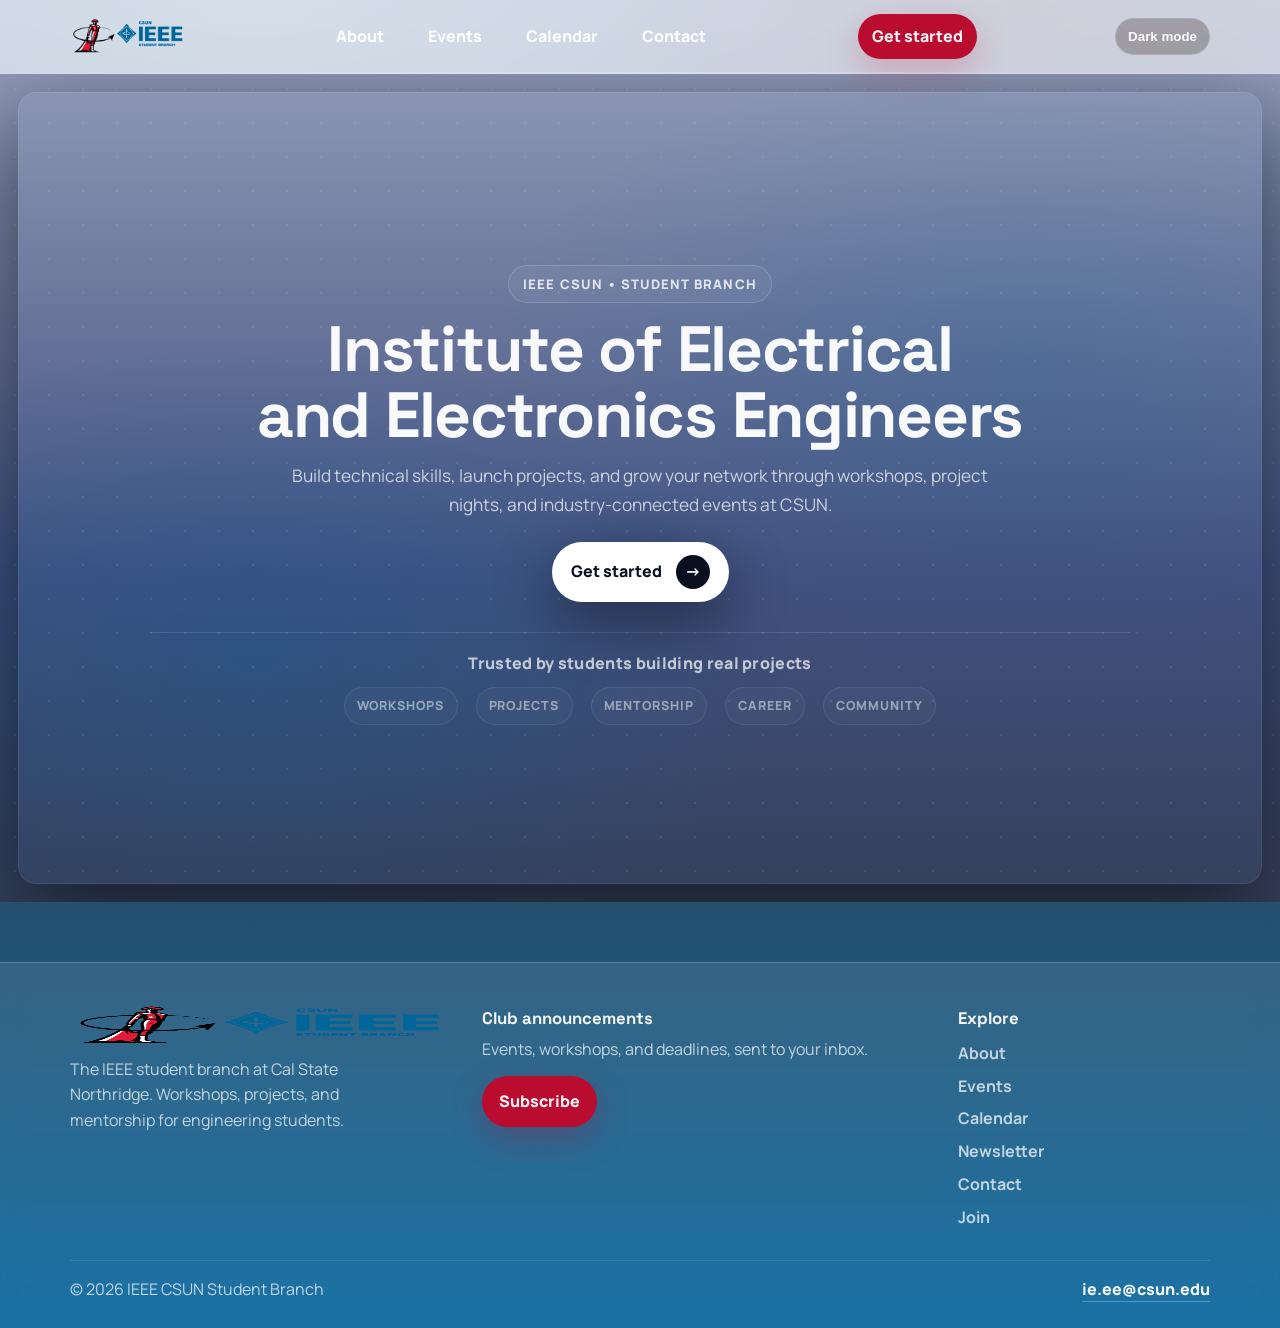
<file: index.html>
<!DOCTYPE html>
<html lang="en">
<head>
  <meta charset="UTF-8" />
  <meta name="viewport" content="width=device-width, initial-scale=1.0" />
  <title>IEEE CSUN</title>
  <link rel="stylesheet" href="assets/css/styles.css" />
  <script type="text/javascript" src="js" defer></script>
  <script>
    /* Runs before first paint so a stored dark theme does not flash light. */
    try {
      if (localStorage.getItem("theme") === "dark") {
        document.documentElement.classList.add("darkmode");
      }
    } catch (e) {}
  </script>

</head>

<body id="cuerpo">
  <!-- Navigation -->
  <header class="nav">
    <div class="container nav-inner">
      <a class="logo logo-only" href="index.html">
  <img src="assets/img/brand/ieee-csun-logo.png" alt="IEEE CSUN">
</a>
      <nav class="nav-links">
        <a href="about.html">About</a>
        <a href="events.html">Events</a>
        <a href="calendar.html">Calendar</a>
        <a href="contact.html">Contact</a>
      </nav>

      <a class="nav-cta" href="join.html">Get started</a>
      <button class="nav-theme" id="classChangeButton" data-theme-toggle="" aria-pressed="false" type="button">
        Dark mode
      </button>
    </div>
  </header>

  <!-- Hero (Template-style centered) -->
  <main class="home">
    <section class="home-hero">
      <div class="home-hero-bg" aria-hidden="true"></div>

      <div class="container home-hero-inner">
        <div class="home-pill">IEEE CSUN • Student Branch</div>

        <h1 class="home-title">
          Institute of Electrical<br />
          and Electronics Engineers
        </h1>

        <p class="home-subtitle">
          Build technical skills, launch projects, and grow your network through workshops,
          project nights, and industry-connected events at CSUN.
        </p>

        <div class="home-cta">
          <a class="home-btn" href="join.html">
            <span>Get started</span>
            <span class="home-btn-arrow" aria-hidden="true">→</span>
          </a>
        </div>

        <div class="home-trusted">
          <div class="home-trusted-title">Trusted by students building real projects</div>
          <div class="home-logos" aria-label="Partners and community">
            <span class="home-logo">Workshops</span>
            <span class="home-logo">Projects</span>
            <span class="home-logo">Mentorship</span>
            <span class="home-logo">Career</span>
            <span class="home-logo">Community</span>
          </div>
        </div>
      </div>
    </section>
  </main>

  <!-- Footer -->
  <footer class="site-footer">
    <div class="container footer-inner">

      <div class="footer-about">
        <img class="footer-logo" src="assets/img/brand/ieee-csun-logo.png" alt="IEEE CSUN">
        <p class="footer-tagline">
          The IEEE student branch at Cal State Northridge. Workshops, projects,
          and mentorship for engineering students.
        </p>
      </div>

      <div class="footer-signup">
        <h2 class="footer-heading">Club announcements</h2>
        <p class="footer-sub">
          Events, workshops, and deadlines, sent to your inbox.
        </p>

        <a class="btn primary" href="newsletter.html#subscribe">Subscribe</a>
      </div>

      <nav class="footer-nav" aria-label="Footer">
        <h2 class="footer-heading">Explore</h2>
        <ul class="footer-list">
          <li><a href="about.html">About</a></li>
          <li><a href="events.html">Events</a></li>
          <li><a href="calendar.html">Calendar</a></li>
          <li><a href="newsletter.html">Newsletter</a></li>
          <li><a href="contact.html">Contact</a></li>
          <li><a href="join.html">Join</a></li>
        </ul>
      </nav>

    </div>

    <div class="container footer-bottom">
      <p class="footer-copy">&copy; 2026 IEEE CSUN Student Branch</p>
      <a class="inline-link" href="mailto:ie.ee@csun.edu">ie.ee@csun.edu</a>
    </div>
  </footer>

  <!-- Go to top button -->
  <button class="to-top" aria-label="Go to top">↑</button>
</body>
</html>
</file>
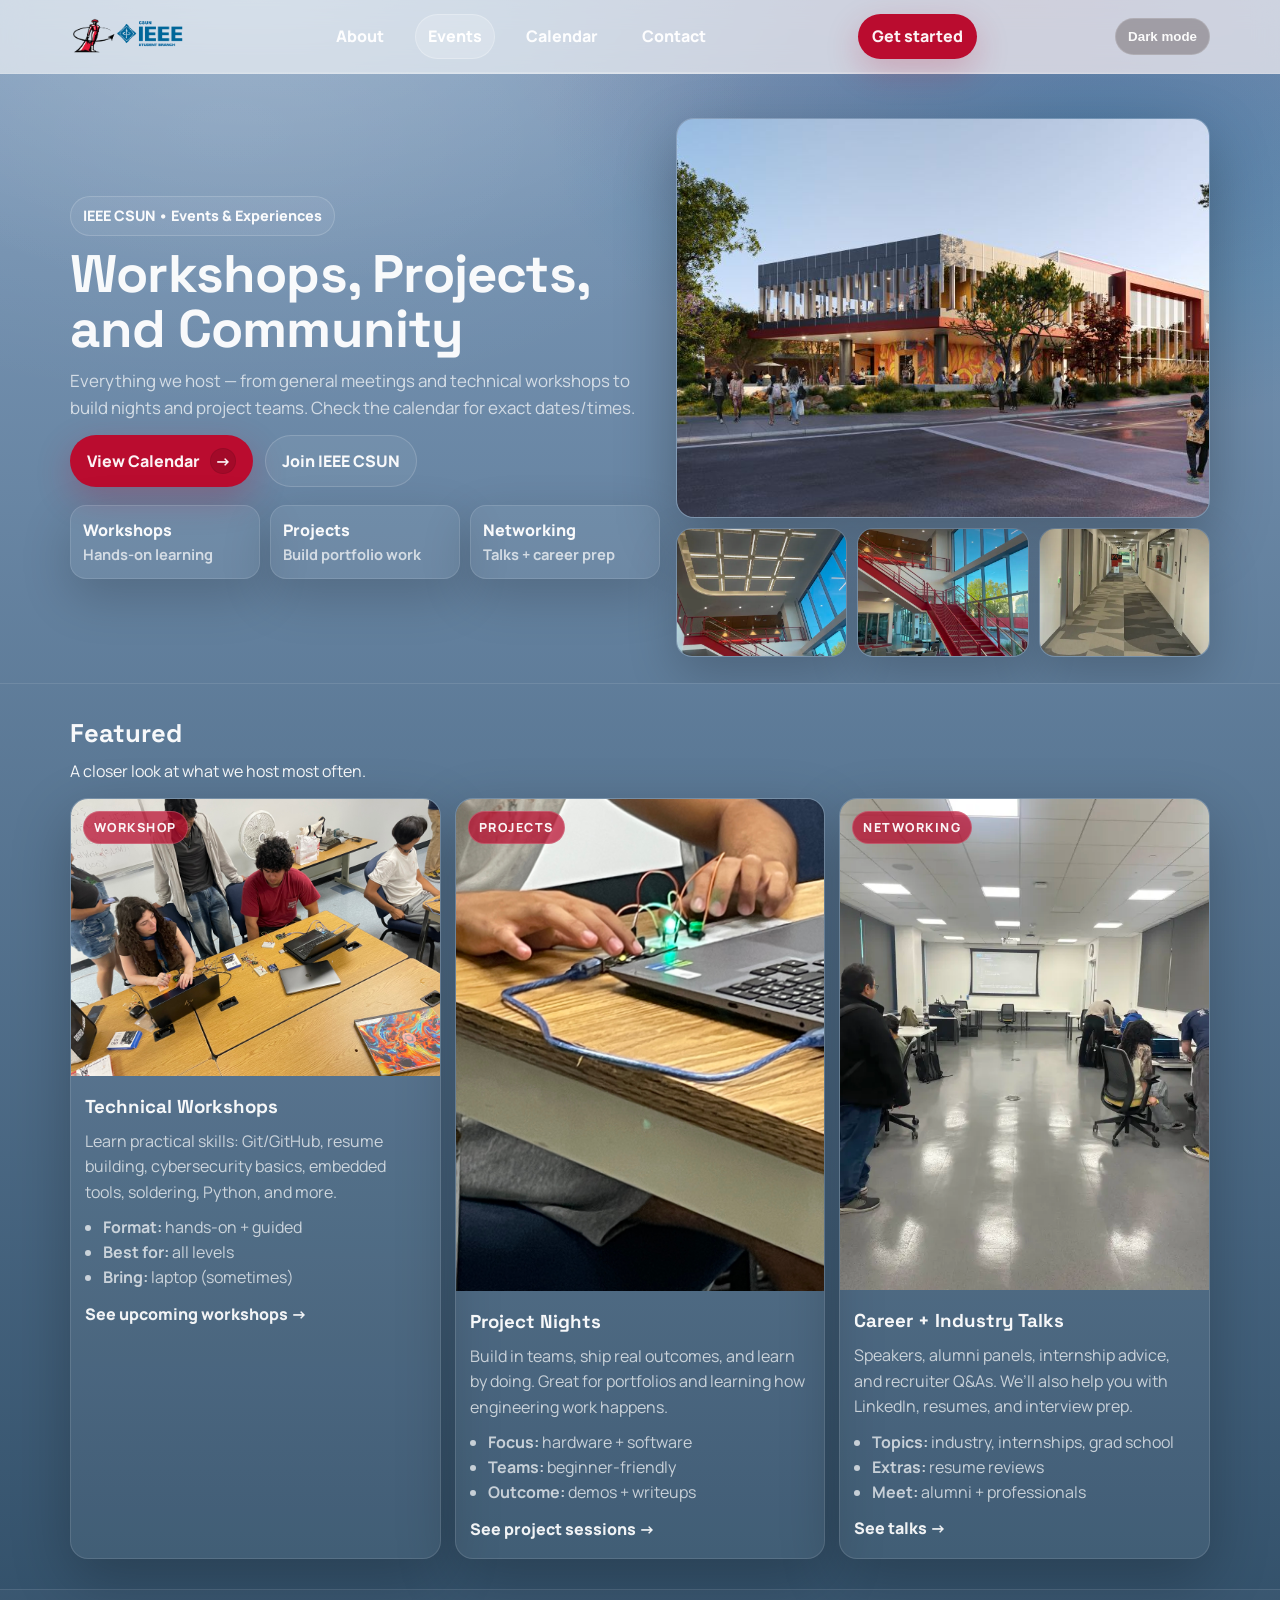
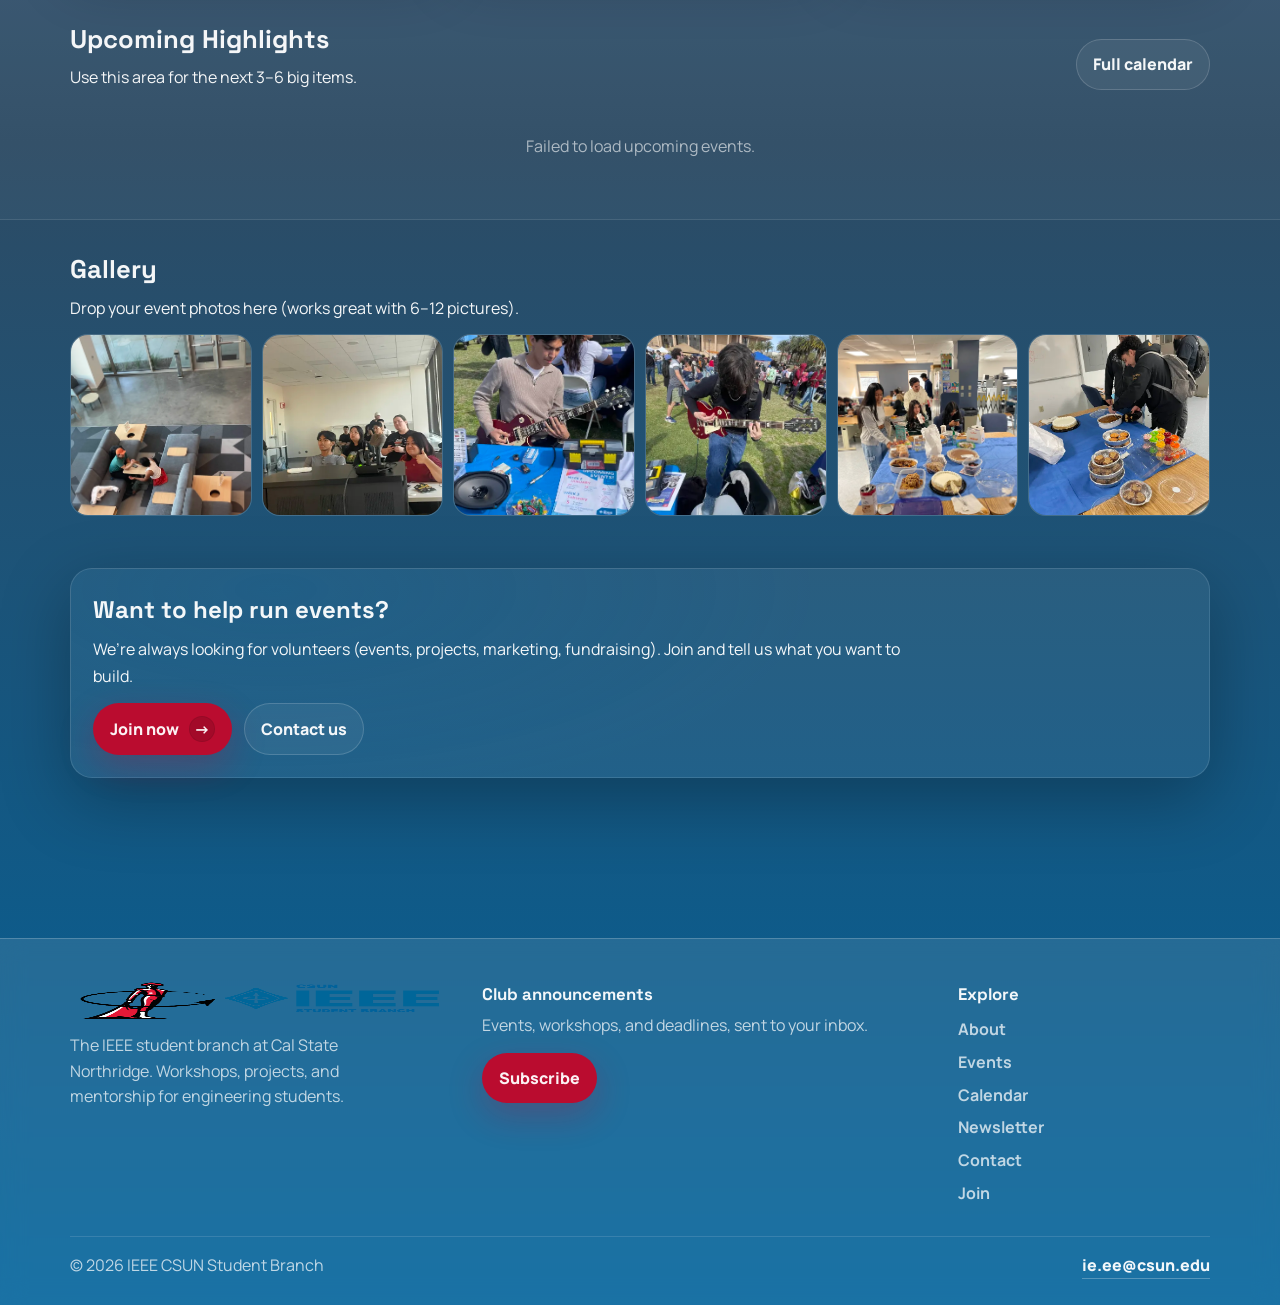
<file: events.html>
<!DOCTYPE html>
<html lang="en">
<head>
  <meta charset="UTF-8" />
  <meta name="viewport" content="width=device-width, initial-scale=1.0" />
  <title>Events | IEEE CSUN</title>
  <link rel="stylesheet" href="assets/css/styles.css" />
  <script type="text/javascript" src="js" defer></script>
  <script>
    /* Runs before first paint so a stored dark theme does not flash light. */
    try {
      if (localStorage.getItem("theme") === "dark") {
        document.documentElement.classList.add("darkmode");
      }
    } catch (e) {}
  </script>

</head>

<body id="cuerpo">
  <!-- Top Nav (same as homepage) -->
  <header class="nav">
    <div class="container nav-inner">
      <a class="logo logo-only" href="index.html">
        <img src="assets/img/brand/ieee-csun-logo.png" alt="IEEE CSUN">
      </a>
      <nav class="nav-links">
        <a href="about.html">About</a>
        <a href="events.html" aria-current="page">Events</a>
        <a href="calendar.html">Calendar</a>
        <a href="contact.html">Contact</a>
      </nav>

      <a class="nav-cta" href="join.html">Get started</a>
      <button class="nav-theme" id="classChangeButton" data-theme-toggle="" aria-pressed="false" type="button">
        Dark mode
      </button>
    </div>
  </header>

  <!-- Hero -->
  <main class="events">
    <section class="events-hero">
      <div class="events-hero-bg" aria-hidden="true"></div>

      <div class="container events-hero-inner">
        <div class="events-hero-left">
          <div class="pill">IEEE CSUN • Events & Experiences</div>

          <h1 class="events-title">Workshops, Projects, and Community</h1>
          <p class="events-subtitle">
            Everything we host — from general meetings and technical workshops to build nights and
            project teams. Check the calendar for exact dates/times.
          </p>

          <div class="events-hero-actions">
            <a class="btn primary" href="calendar.html">View Calendar <span class="arrow">→</span></a>
            <a class="btn secondary" href="join.html">Join IEEE CSUN</a>
           </div>

          <div class="events-stats">
            <div class="stat-tile">
              <div class="stat-num">Workshops</div>
              <div class="stat-label">Hands-on learning</div>
            </div>
            <div class="stat-tile">
              <div class="stat-num">Projects</div>
              <div class="stat-label">Build portfolio work</div>
            </div>
            <div class="stat-tile">
              <div class="stat-num">Networking</div>
              <div class="stat-label">Talks + career prep</div>
            </div>
          </div>
        </div>

        <!-- Hero image -->
        <div class="events-hero-right">
          <div class="hero-image">
            <img
              src="assets/img/events-hero.jpg"
              alt="IEEE CSUN event photo"
              onerror="this.style.display='none'; document.getElementById('heroFallback').style.display='flex';"
            />
            <div id="heroFallback" class="hero-fallback" style="display:none;">
              <div class="fallback-title">Add a hero photo</div>
              <div class="fallback-sub">assets/img/events-hero.jpg</div>
            </div>
          </div>

          <!-- Mini gallery strip -->
          <div class="mini-gallery">
            <div class="mini-shot">
              <img src="assets/img/shot-1.jpg" alt="Workshop snapshot"
                   onerror="this.style.display='none'; this.parentElement.classList.add('empty'); this.parentElement.textContent='shot-1.jpg';" />
            </div>
            <div class="mini-shot">
              <img src="assets/img/shot-2.jpg" alt="Project snapshot"
                   onerror="this.style.display='none'; this.parentElement.classList.add('empty'); this.parentElement.textContent='shot-2.jpg';" />
            </div>
            <div class="mini-shot">
              <img src="assets/img/shot-3.jpg" alt="Meeting snapshot"
                   onerror="this.style.display='none'; this.parentElement.classList.add('empty'); this.parentElement.textContent='shot-3.jpg';" />
            </div>
          </div>
        </div>
      </div>
    </section>

    <!-- Featured Section -->
    <section class="events-section">
      <div class="container">
        <div class="section-head">
          <h2 class="section-title">Featured</h2>
          <p class="section-subtitle">A closer look at what we host most often.</p>
        </div>

        <div class="featured-grid">
          <!-- Card 1 -->
          <article class="event-card">
            <div class="event-media">
              <img src="assets/img/featured-workshop.jpg" alt="Workshop image"
                   onerror="this.style.display='none'; this.parentElement.classList.add('media-empty'); this.parentElement.innerHTML='<span>featured-workshop.jpg</span>';" />
              <span class="badge">WORKSHOP</span>
            </div>
            <div class="event-body">
              <h3>Technical Workshops</h3>
              <p>
                Learn practical skills: Git/GitHub, resume building, cybersecurity basics, embedded
                tools, soldering, Python, and more.
              </p>
              <ul class="event-meta">
                <li><strong>Format:</strong> hands-on + guided</li>
                <li><strong>Best for:</strong> all levels</li>
                <li><strong>Bring:</strong> laptop (sometimes)</li>
              </ul>
              <a class="event-link" href="calendar.html">See upcoming workshops →</a>
            </div>
          </article>

          <!-- Card 2 -->
          <article class="event-card">
            <div class="event-media">
              <img src="assets/img/featured-projects.jpg" alt="Projects image"
                   onerror="this.style.display='none'; this.parentElement.classList.add('media-empty'); this.parentElement.innerHTML='<span>featured-projects.jpg</span>';" />
              <span class="badge">PROJECTS</span>
            </div>
            <div class="event-body">
              <h3>Project Nights</h3>
              <p>
                Build in teams, ship real outcomes, and learn by doing. Great for portfolios and
                learning how engineering work happens.
              </p>
              <ul class="event-meta">
                <li><strong>Focus:</strong> hardware + software</li>
                <li><strong>Teams:</strong> beginner-friendly</li>
                <li><strong>Outcome:</strong> demos + writeups</li>
              </ul>
              <a class="event-link" href="calendar.html">See project sessions →</a>
            </div>
          </article>

          <!-- Card 3 -->
          <article class="event-card">
            <div class="event-media">
              <img src="assets/img/featured-talk.jpg" alt="Talk image"
                   onerror="this.style.display='none'; this.parentElement.classList.add('media-empty'); this.parentElement.innerHTML='<span>featured-talk.jpg</span>';" />
              <span class="badge">NETWORKING</span>
            </div>
            <div class="event-body">
              <h3>Career + Industry Talks</h3>
              <p>
                Speakers, alumni panels, internship advice, and recruiter Q&As. We’ll also help you
                with LinkedIn, resumes, and interview prep.
              </p>
              <ul class="event-meta">
                <li><strong>Topics:</strong> industry, internships, grad school</li>
                <li><strong>Extras:</strong> resume reviews</li>
                <li><strong>Meet:</strong> alumni + professionals</li>
              </ul>
              <a class="event-link" href="calendar.html">See talks →</a>
            </div>
          </article>
        </div>
      </div>
    </section>

    <!-- Upcoming list (detailed, looks like a schedule) -->
    <section class="events-section events-section-alt">
      <div class="container">
        <div class="section-head row">
          <div>
            <h2 class="section-title">Upcoming Highlights</h2>
            <p class="section-subtitle">Use this area for the next 3–6 big items.</p>
          </div>
          <a class="btn secondary" href="calendar.html">Full calendar</a>
        </div>

        <div class="upcoming" id="upcoming-highlights">
          <!-- Loading state -->
          <div style="text-align: center; padding: 30px; color: rgba(255, 255, 255, 0.6);">
            Loading upcoming highlights...
          </div>
        </div>
      </div>
    </section>

    <!-- Gallery -->
    <section class="events-section">
      <div class="container">
        <div class="section-head">
          <h2 class="section-title">Gallery</h2>
          <p class="section-subtitle">Drop your event photos here (works great with 6–12 pictures).</p>
        </div>

        <div class="gallery">
          <div class="g-item"><img src="assets/img/g1.jpg" alt="Gallery photo 1"
            onerror="this.style.display='none'; this.parentElement.classList.add('empty'); this.parentElement.textContent='g1.jpg';" /></div>
          <div class="g-item"><img src="assets/img/g2.jpg" alt="Gallery photo 2"
            onerror="this.style.display='none'; this.parentElement.classList.add('empty'); this.parentElement.textContent='g2.jpg';" /></div>
          <div class="g-item"><img src="assets/img/g3.jpg" alt="Gallery photo 3"
            onerror="this.style.display='none'; this.parentElement.classList.add('empty'); this.parentElement.textContent='g3.jpg';" /></div>
          <div class="g-item"><img src="assets/img/g4.jpg" alt="Gallery photo 4"
            onerror="this.style.display='none'; this.parentElement.classList.add('empty'); this.parentElement.textContent='g4.jpg';" /></div>
          <div class="g-item"><img src="assets/img/g5.jpg" alt="Gallery photo 5"
            onerror="this.style.display='none'; this.parentElement.classList.add('empty'); this.parentElement.textContent='g5.jpg';" /></div>
          <div class="g-item"><img src="assets/img/g6.jpg" alt="Gallery photo 6"
            onerror="this.style.display='none'; this.parentElement.classList.add('empty'); this.parentElement.textContent='g6.jpg';" /></div>
        </div>
      </div>
    </section>

    <!-- CTA -->
    <section class="events-cta">
      <div class="container cta-inner">
        <div class="cta-card">
          <h2>Want to help run events?</h2>
          <p>
            We’re always looking for volunteers (events, projects, marketing, fundraising).
            Join and tell us what you want to build.
          </p>
          <div class="cta-actions">
            <a class="btn primary" href="join.html">Join now <span class="arrow">→</span></a>
            <a class="btn secondary" href="contact.html">Contact us</a>
          </div>
        </div>
      </div>
    </section>
  </main>
  <!-- Footer -->
  <footer class="site-footer">
    <div class="container footer-inner">

      <div class="footer-about">
        <img class="footer-logo" src="assets/img/brand/ieee-csun-logo.png" alt="IEEE CSUN">
        <p class="footer-tagline">
          The IEEE student branch at Cal State Northridge. Workshops, projects,
          and mentorship for engineering students.
        </p>
      </div>

      <div class="footer-signup">
        <h2 class="footer-heading">Club announcements</h2>
        <p class="footer-sub">
          Events, workshops, and deadlines, sent to your inbox.
        </p>

        <a class="btn primary" href="newsletter.html#subscribe">Subscribe</a>
      </div>

      <nav class="footer-nav" aria-label="Footer">
        <h2 class="footer-heading">Explore</h2>
        <ul class="footer-list">
          <li><a href="about.html">About</a></li>
          <li><a href="events.html">Events</a></li>
          <li><a href="calendar.html">Calendar</a></li>
          <li><a href="newsletter.html">Newsletter</a></li>
          <li><a href="contact.html">Contact</a></li>
          <li><a href="join.html">Join</a></li>
        </ul>
      </nav>

    </div>

    <div class="container footer-bottom">
      <p class="footer-copy">&copy; 2026 IEEE CSUN Student Branch</p>
      <a class="inline-link" href="mailto:ie.ee@csun.edu">ie.ee@csun.edu</a>
    </div>
  </footer>

  <button class="to-top" aria-label="Back to top">↑</button>
</body>
</html>
</file>
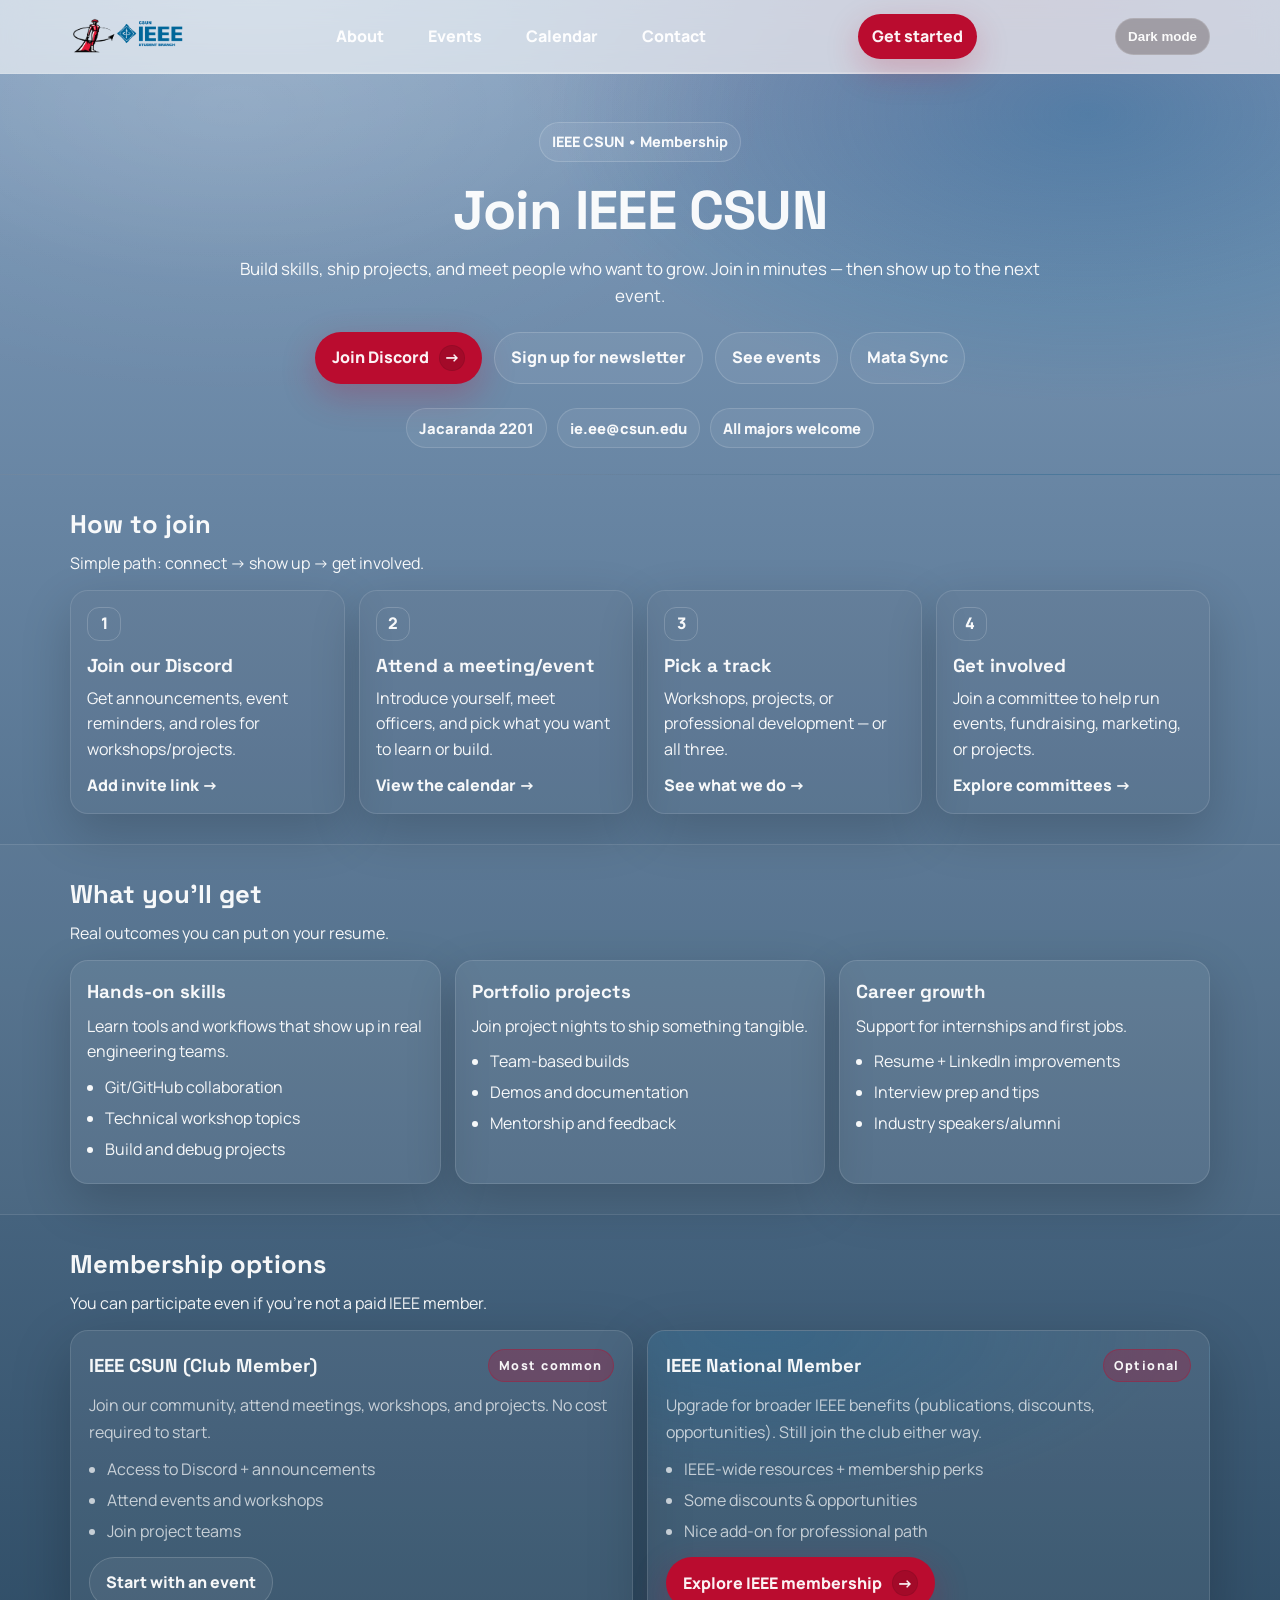
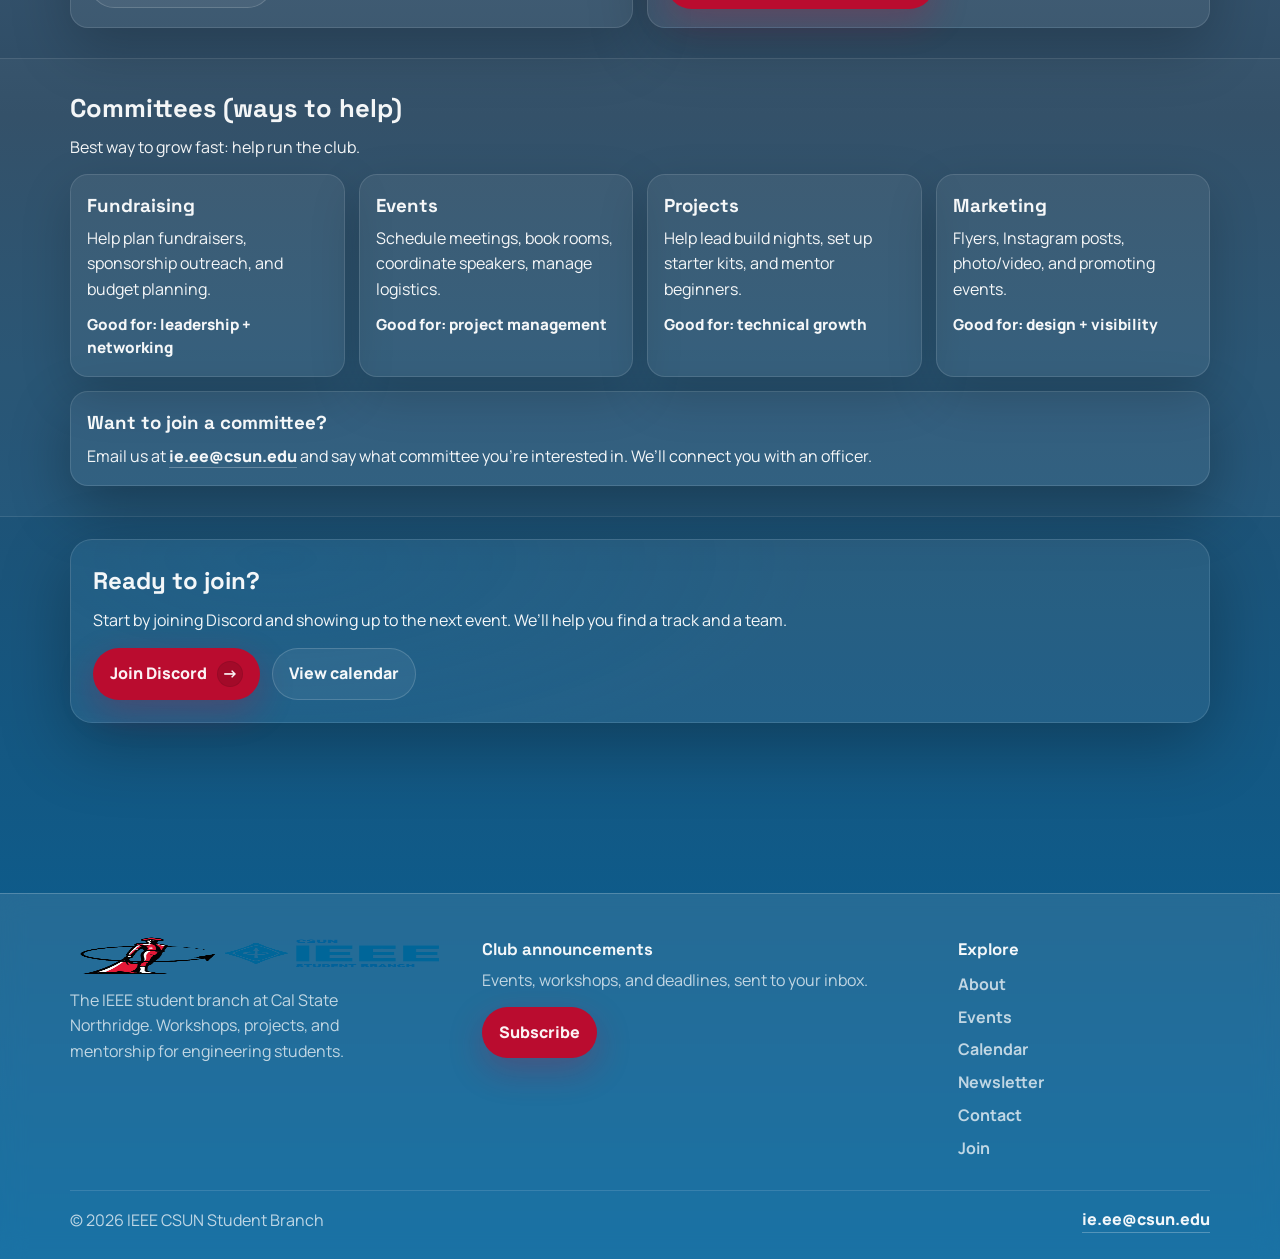
<file: join.html>
<!DOCTYPE html>
<html lang="en">
<head>
  <meta charset="UTF-8" />
  <meta name="viewport" content="width=device-width, initial-scale=1.0" />
  <title>Join | IEEE CSUN</title>
  <link rel="stylesheet" href="assets/css/styles.css" />
  <script type="text/javascript" src="js" defer></script>
  <script>
    /* Runs before first paint so a stored dark theme does not flash light. */
    try {
      if (localStorage.getItem("theme") === "dark") {
        document.documentElement.classList.add("darkmode");
      }
    } catch (e) {}
  </script>

</head>

<body id="cuerpo">
  <!-- Top Nav (same as homepage) -->
  <header class="nav">
    <div class="container nav-inner">
      <a class="logo logo-only" href="index.html">
  <img src="assets/img/brand/ieee-csun-logo.png" alt="IEEE CSUN">
</a>
      <nav class="nav-links">
        <a href="about.html">About</a>
        <a href="events.html">Events</a>
        <a href="calendar.html">Calendar</a>
        <a href="contact.html">Contact</a>
      </nav>

      <a class="nav-cta" href="join.html" aria-current="page">Get started</a>
      <button class="nav-theme" id="classChangeButton" data-theme-toggle="" aria-pressed="false" type="button">
        Dark mode
      </button>
    </div>
  </header>

  <main class="join">
    <!-- Hero -->
    <section class="join-hero">
      <div class="container join-hero-inner">
        <div class="pill">IEEE CSUN • Membership</div>
        <h1 class="join-title">Join IEEE CSUN</h1>
        <p class="join-subtitle">
          Build skills, ship projects, and meet people who want to grow. Join in minutes — then show up
          to the next event.
        </p>

        <div class="join-actions">
          <!-- Replace these links when ready -->
          <a class="btn primary" href="https://discord.gg/gQtEgCQ8" target="_blank" rel="noreferrer">
            Join Discord <span class="arrow">→</span>
          </a>
          <a class="btn secondary" href="newsletter.html">Sign up for newsletter</a>
          <a class="btn secondary" href="calendar.html">See events</a>
          <a class="btn tertiary" href="https://csun.campuslabs.com/engage/organization/institute-of-electrical-and-electronics-engineers">Mata Sync</a>
        </div>

        <div class="join-mini">
          <div class="mini-chip"> Jacaranda 2201</div>
          <div class="mini-chip"> ie.ee@csun.edu</div>
          <div class="mini-chip"> All majors welcome</div>
        </div>
      </div>
    </section>

    <!-- Steps -->
    <section class="join-section">
      <div class="container">
        <div class="section-head">
          <h2 class="section-title">How to join</h2>
          <p class="section-subtitle">Simple path: connect → show up → get involved.</p>
        </div>

        <div class="join-steps">
          <div class="step-card">
            <div class="step-num">1</div>
            <h3>Join our Discord</h3>
            <p>Get announcements, event reminders, and roles for workshops/projects.</p>
            <a class="step-link" href="https://discord.gg/gQtEgCQ8" target="_blank" rel="noreferrer">Add invite link →</a>
          </div>

          <div class="step-card">
            <div class="step-num">2</div>
            <h3>Attend a meeting/event</h3>
            <p>Introduce yourself, meet officers, and pick what you want to learn or build.</p>
            <a class="step-link" href="calendar.html">View the calendar →</a>
          </div>

          <div class="step-card">
            <div class="step-num">3</div>
            <h3>Pick a track</h3>
            <p>Workshops, projects, or professional development — or all three.</p>
            <a class="step-link" href="events.html">See what we do →</a>
          </div>

          <div class="step-card">
            <div class="step-num">4</div>
            <h3>Get involved</h3>
            <p>Join a committee to help run events, fundraising, marketing, or projects.</p>
            <a class="step-link" href="#committees">Explore committees →</a>
          </div>
        </div>
      </div>
    </section>

    <!-- Benefits -->
    <section class="join-section join-section-alt">
      <div class="container">
        <div class="section-head">
          <h2 class="section-title">What you’ll get</h2>
          <p class="section-subtitle">Real outcomes you can put on your resume.</p>
        </div>

        <div class="join-benefits">
          <div class="benefit-card">
            <h3>Hands-on skills</h3>
            <p>Learn tools and workflows that show up in real engineering teams.</p>
            <ul>
              <li>Git/GitHub collaboration</li>
              <li>Technical workshop topics</li>
              <li>Build and debug projects</li>
            </ul>
          </div>

          <div class="benefit-card">
            <h3>Portfolio projects</h3>
            <p>Join project nights to ship something tangible.</p>
            <ul>
              <li>Team-based builds</li>
              <li>Demos and documentation</li>
              <li>Mentorship and feedback</li>
            </ul>
          </div>

          <div class="benefit-card">
            <h3>Career growth</h3>
            <p>Support for internships and first jobs.</p>
            <ul>
              <li>Resume + LinkedIn improvements</li>
              <li>Interview prep and tips</li>
              <li>Industry speakers/alumni</li>
            </ul>
          </div>
        </div>
      </div>
    </section>

    <!-- Membership Options -->
    <section class="join-section">
      <div class="container">
        <div class="section-head row">
          <div>
            <h2 class="section-title">Membership options</h2>
            <p class="section-subtitle">You can participate even if you’re not a paid IEEE member.</p>
          </div>
        </div>

        <div class="join-options">
          <div class="option-card">
            <div class="option-top">
              <h3>IEEE CSUN (Club Member)</h3>
              <span class="tag">Most common</span>
            </div>
            <p>
              Join our community, attend meetings, workshops, and projects. No cost required to start.
            </p>
            <ul class="option-list">
              <li>Access to Discord + announcements</li>
              <li>Attend events and workshops</li>
              <li>Join project teams</li>
            </ul>
            <a class="btn secondary" href="calendar.html">Start with an event</a>
          </div>

          <div class="option-card highlight">
            <div class="option-top">
              <h3>IEEE National Member</h3>
              <span class="tag">Optional</span>
            </div>
            <p>
              Upgrade for broader IEEE benefits (publications, discounts, opportunities). Still join the club either way.
            </p>
            <ul class="option-list">
              <li>IEEE-wide resources + membership perks</li>
              <li>Some discounts & opportunities</li>
              <li>Nice add-on for professional path</li>
            </ul>
            <a class="btn primary" href="https://www.ieee.org/membership/join/index.html" target="_blank" rel="noreferrer">
              Explore IEEE membership <span class="arrow">→</span>
            </a>
          </div>
        </div>
      </div>
    </section>

    <!-- Committees -->
    <section class="join-section join-section-alt" id="committees">
      <div class="container">
        <div class="section-head">
          <h2 class="section-title">Committees (ways to help)</h2>
          <p class="section-subtitle">Best way to grow fast: help run the club.</p>
        </div>

        <div class="committee-grid">
          <div class="committee-card">
            <h3>Fundraising</h3>
            <p>Help plan fundraisers, sponsorship outreach, and budget planning.</p>
            <div class="committee-meta">Good for: leadership + networking</div>
          </div>

          <div class="committee-card">
            <h3>Events</h3>
            <p>Schedule meetings, book rooms, coordinate speakers, manage logistics.</p>
            <div class="committee-meta">Good for: project management</div>
          </div>

          <div class="committee-card">
            <h3>Projects</h3>
            <p>Help lead build nights, set up starter kits, and mentor beginners.</p>
            <div class="committee-meta">Good for: technical growth</div>
          </div>

          <div class="committee-card">
            <h3>Marketing</h3>
            <p>Flyers, Instagram posts, photo/video, and promoting events.</p>
            <div class="committee-meta">Good for: design + visibility</div>
          </div>
        </div>

        <div class="join-note card-light">
          <h3>Want to join a committee?</h3>
          <p>
            Email us at <a class="inline-link" href="mailto:ie.ee@csun.edu">ie.ee@csun.edu</a> and say what committee
            you’re interested in. We’ll connect you with an officer.
          </p>
        </div>
      </div>
    </section>

    <!-- Final CTA -->
    <section class="join-cta">
      <div class="container">
        <div class="cta-card">
          <h2>Ready to join?</h2>
          <p>
            Start by joining Discord and showing up to the next event. We’ll help you find a track
            and a team.
          </p>
          <div class="cta-actions">
            <a class="btn primary" href="https://discord.gg/gQtEgCQ8" target="_blank" rel="noreferrer">Join Discord <span class="arrow">→</span></a>
            <a class="btn secondary" href="calendar.html">View calendar</a>
          </div>
        </div>
      </div>
    </section>
  </main>

  <!-- Footer -->
  <footer class="site-footer">
    <div class="container footer-inner">

      <div class="footer-about">
        <img class="footer-logo" src="assets/img/brand/ieee-csun-logo.png" alt="IEEE CSUN">
        <p class="footer-tagline">
          The IEEE student branch at Cal State Northridge. Workshops, projects,
          and mentorship for engineering students.
        </p>
      </div>

      <div class="footer-signup">
        <h2 class="footer-heading">Club announcements</h2>
        <p class="footer-sub">
          Events, workshops, and deadlines, sent to your inbox.
        </p>

        <a class="btn primary" href="newsletter.html#subscribe">Subscribe</a>
      </div>

      <nav class="footer-nav" aria-label="Footer">
        <h2 class="footer-heading">Explore</h2>
        <ul class="footer-list">
          <li><a href="about.html">About</a></li>
          <li><a href="events.html">Events</a></li>
          <li><a href="calendar.html">Calendar</a></li>
          <li><a href="newsletter.html">Newsletter</a></li>
          <li><a href="contact.html">Contact</a></li>
          <li><a href="join.html">Join</a></li>
        </ul>
      </nav>

    </div>

    <div class="container footer-bottom">
      <p class="footer-copy">&copy; 2026 IEEE CSUN Student Branch</p>
      <a class="inline-link" href="mailto:ie.ee@csun.edu">ie.ee@csun.edu</a>
    </div>
  </footer>

  <button class="to-top" aria-label="Back to top">↑</button>
</body>
</html>
</file>
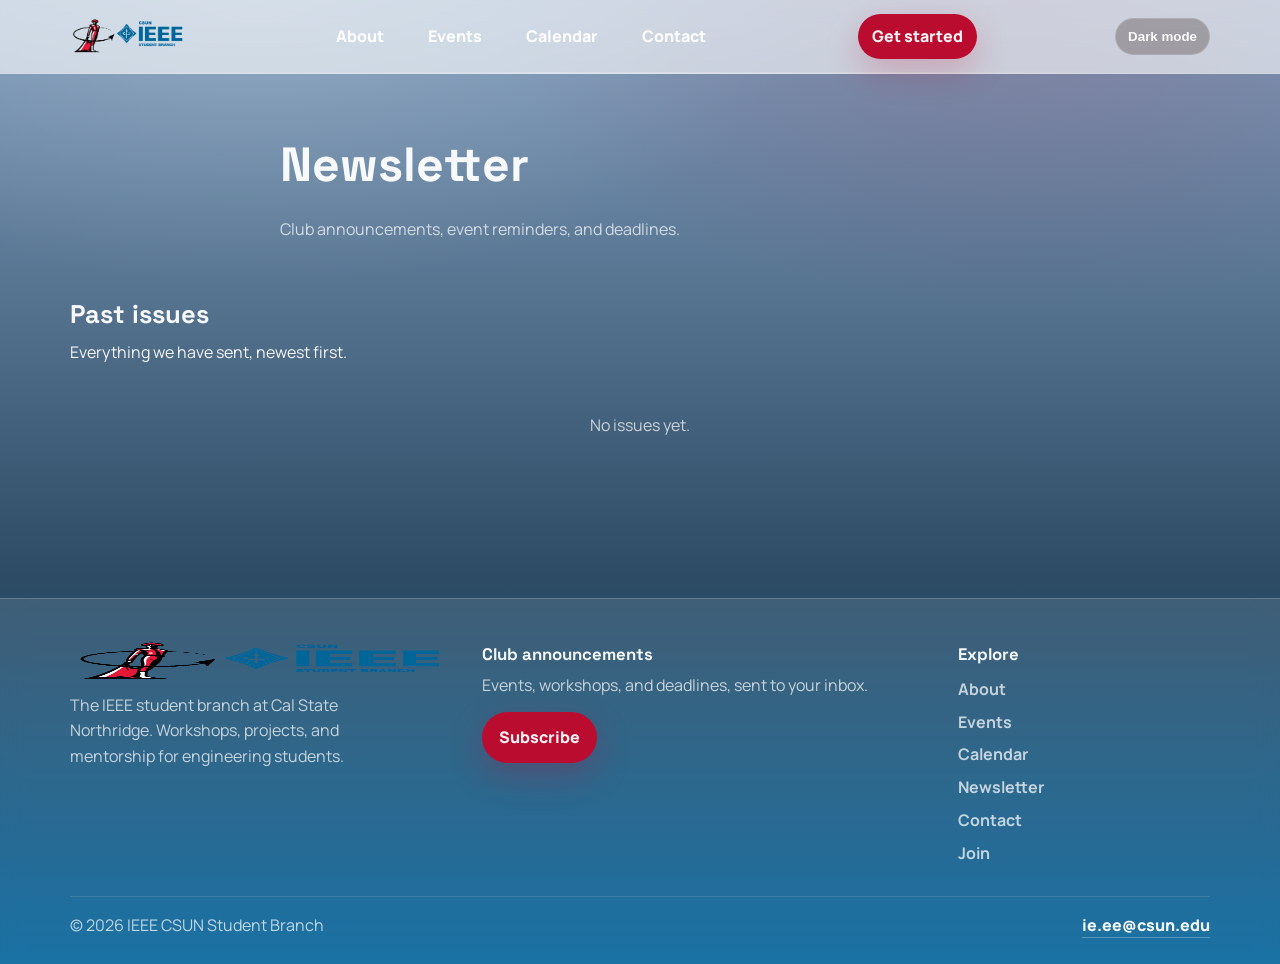
<file: newsletter.html>
<!DOCTYPE html>
<html lang="en">
<head>
  <meta charset="UTF-8" />
  <meta name="viewport" content="width=device-width, initial-scale=1.0" />
  <title>Newsletter | IEEE CSUN</title>
  <link rel="stylesheet" href="assets/css/styles.css" />
  <script type="text/javascript" src="js" defer></script>
  <script>
    /* Runs before first paint so a stored dark theme does not flash light. */
    try {
      if (localStorage.getItem("theme") === "dark") {
        document.documentElement.classList.add("darkmode");
      }
    } catch (e) {}
  </script>

</head>

<body id="cuerpo">
  <!-- Navigation -->
  <header class="nav">
    <div class="container nav-inner">
      <a class="logo logo-only" href="index.html">
  <img src="assets/img/brand/ieee-csun-logo.png" alt="IEEE CSUN">
</a>
      <nav class="nav-links">
        <a href="about.html">About</a>
        <a href="events.html">Events</a>
        <a href="calendar.html">Calendar</a>
        <a href="contact.html">Contact</a>
      </nav>

      <a class="nav-cta" href="join.html">Get started</a>
      <button class="nav-theme" id="classChangeButton" data-theme-toggle="" aria-pressed="false" type="button">
        Dark mode
      </button>
    </div>
  </header>

  <main class="newsletter-page">
    <section class="nl-hero">
      <div class="container nl-hero-inner">
        <h1 class="nl-title">Newsletter</h1>
        <p class="nl-subtitle">
          Club announcements, event reminders, and deadlines.
        </p>

        <div class="nl-banner" id="nl-subscribed-banner" role="status" hidden>
          <strong>Almost done.</strong> Check your inbox and click the confirmation
          link to finish subscribing.
        </div>

        <div class="nl-embed" id="subscribe">
          <script async src="https://eocampaign1.com/form/a446aa02-bde4-11f1-8650-25f18043fa18.js" data-form="a446aa02-bde4-11f1-8650-25f18043fa18"></script>
        </div>

        <noscript>
          <p class="nl-note">Turn on JavaScript to subscribe.</p>
        </noscript>
      </div>
    </section>

    <section class="nl-archive-section">
      <div class="container">
        <div class="section-head">
          <h2 class="section-title">Past issues</h2>
          <p class="section-subtitle">Everything we have sent, newest first.</p>
        </div>

        <div class="nl-archive" id="newsletter-archive">
          <!-- Loading state -->
          <div class="nl-archive-msg">Loading past issues...</div>
        </div>
      </div>
    </section>
  </main>

  <!-- Footer -->
  <footer class="site-footer">
    <div class="container footer-inner">

      <div class="footer-about">
        <img class="footer-logo" src="assets/img/brand/ieee-csun-logo.png" alt="IEEE CSUN">
        <p class="footer-tagline">
          The IEEE student branch at Cal State Northridge. Workshops, projects,
          and mentorship for engineering students.
        </p>
      </div>

      <div class="footer-signup">
        <h2 class="footer-heading">Club announcements</h2>
        <p class="footer-sub">
          Events, workshops, and deadlines, sent to your inbox.
        </p>

        <a class="btn primary" href="newsletter.html#subscribe">Subscribe</a>
      </div>

      <nav class="footer-nav" aria-label="Footer">
        <h2 class="footer-heading">Explore</h2>
        <ul class="footer-list">
          <li><a href="about.html">About</a></li>
          <li><a href="events.html">Events</a></li>
          <li><a href="calendar.html">Calendar</a></li>
          <li><a href="newsletter.html">Newsletter</a></li>
          <li><a href="contact.html">Contact</a></li>
          <li><a href="join.html">Join</a></li>
        </ul>
      </nav>

    </div>

    <div class="container footer-bottom">
      <p class="footer-copy">&copy; 2026 IEEE CSUN Student Branch</p>
      <a class="inline-link" href="mailto:ie.ee@csun.edu">ie.ee@csun.edu</a>
    </div>
  </footer>

  <!-- Go to top -->
  <button class="to-top" aria-label="Back to top">↑</button>

</body>
</html>
</file>
<file: assets/css/styles.css>
/* =========================================================
   IEEE CSUN — styles.css (UNIFIED)
   Includes: Global + Nav + About + Board + Resources + Events + Contact + Join + To-Top
   ========================================================= */

@import url("https://fonts.googleapis.com/css2?family=Manrope:wght@400;600;700;800;900&family=Space+Grotesk:wght@500;600;700&display=swap");

:root{
  /* Brand */
  --ieee-blue: #00629B;   /* IEEE blue */
  --csun-red: #ba0c2f;    /* keep your existing red */
  --pinchefondo: rgba(255, 255, 255, 0.6);
  /* Theme base (blue background) */
  --bg0: #809DBD;         /* top */
  --bg1: #2d4b64;         /* mid */
  --bg2: #00629B;         /* bottom depth */
  --btext: rgba(255,255,255,.95);
  --text: rgba(255,255,255,.95);
  --muted: rgba(255,255,255,.72);
  --bh: rgba(0,98,155,.55);
  --bh2: rgba(120, 101, 101, 0.06);
  --bhg1: rgba(255,255,255,.08);
  --bhg2: rgba(0,98,155,.35);
  /* Panels (keep “glass” look so it’s lighter) */
  --panel: rgba(255,255,255,.10);
  --panel2: rgba(255,255,255,.14);

  --line: rgba(255,255,255,.20);
  --line2: rgba(255,255,255,.12);

  --shadow: 0 22px 60px rgba(0,0,0,.30);
  --radius: 18px;
  --acabame-de-matar:#8e98b5;
  --matame: #35405b;
  --me-mori:#435180;
}

:root.darkmode{
  /* Brand */
  --ieee-blue: #00629B;   /* IEEE blue */
  --csun-red: #ba0c2f;    /* keep your existing red */
  --tb: rgb(63, 34, 62);
  --pinchefondo: rgba(212, 212, 212, 0.786);
  --aboutpinchefondo: #54203b;

  /* Theme base (blue background) */
  --bg0: #2a1638;         /* top */
  --bg1: #0f1921;         /* mid */
  --bg2: #002b45;         /* bottom depth */
  --btext: rgba(255,255,255,.95);
  --text: rgba(255, 255, 255, 0.954);
  --muted: rgba(255,255,255,.72);
  --bh: rgba(0,98,155,.55);
  --bh2: rgba(120, 101, 101, 0.06);
  --bhg1: rgba(255,255,255,.08);
  --bhg2: rgba(0,98,155,.35);
  /* Panels (keep “glass” look so it’s lighter) */
  --panel: rgba(255,255,255,.10);
  --panel2: rgba(255,255,255,.14);

  --line: rgba(255,255,255,.20);
  --line2: rgba(255,255,255,.12);

  --shadow: 0 22px 60px rgba(0,0,0,.30);
  --radius: 18px;
  --acabame-de-matar:#15092f;
  --matame: #070a12;
  --me-mori:#0b1020;
}

*{ box-sizing:border-box; }
html, body{ margin:0; padding:0; min-height:100%; }

body{
  color: var(--text);
  font-family: "Manrope", system-ui, -apple-system, Segoe UI, Roboto, Arial, sans-serif;
  line-height: 1.55;
  background:
    radial-gradient(1000px 520px at 20% 0%, rgba(255,255,255,.18), transparent 55%),
    radial-gradient(900px 520px at 80% 0%, rgba(186,12,47,.14), transparent 60%), /* subtle red accent */
    linear-gradient(180deg, var(--bg0), var(--bg1) 60%, var(--bg2));
  overflow-x:hidden;
}


img{ max-width:100%; display:block; }

.container{ width: min(1140px, 92%); margin: 0 auto; }

/* =========================================================
   Nav
   ========================================================= */
.nav{
  position: sticky;
  top:0;
  z-index:50;
  background: var(--pinchefondo);
  backdrop-filter: blur(12px);
  border-bottom: 1px solid var(--line2);
}
.nav-inner{
  display:flex;
  align-items:center;
  justify-content:space-between;
  gap:14px;
  padding: 14px 0;
}
.logo{
  display:flex;
  align-items:center;
  gap:10px;
  text-decoration:none;
  color: var(--text);
  font-weight: 900;
  font-family: "Space Grotesk", system-ui, sans-serif;
  letter-spacing:.2px;
}
.logo-mark{
  width: 18px;
  height: 18px;
  border-radius: 6px;
  background: linear-gradient(135deg, #ffffff, rgba(186,12,47,.55));
  box-shadow: 0 0 0 1px rgba(255,255,255,.18);
}
.nav-links{
  display:flex;
  align-items:center;
  gap:18px;
}
.nav-links a{
  text-decoration:none;
  color: var(--text);
  font-weight: 750;
  padding: 8px 10px;
  border-radius: 12px;
}
.nav-links a:hover{
  color: rgba(255,255,255,.92);
  background: rgba(255,255,255,.06);
  outline: 1px solid rgba(255,255,255,.08);
}
.nav-cta{
  text-decoration:none;
  color: var(--text);
  background: var(--csun-red);
  padding: 10px 14px;
  border-radius: 999px;
  font-weight: 900;
  box-shadow: 0 12px 34px rgba(186,12,47,.22);
  white-space: nowrap;
}
/* Replace the old rule that hides the nav links */
@media (max-width: 820px){
  .nav-inner{
    flex-wrap: wrap;
    justify-content: center;
  }

  .logo{
    width: 100%;
    justify-content: center;
  }

  .nav-theme{
    order: 2;
  }

  .nav-links{
    display: flex;         /* keep visible */
    width: 100%;
    justify-content: center;
    flex-wrap: wrap;
    gap: 10px;
    order: 3;
  }

  .nav-cta{
    width: 100%;
    text-align: center;
    order: 4;
  }
}

/* =========================================================
   Shared UI
   ========================================================= */
.section-head{ margin-bottom: 14px; }
.section-title{
  margin: 0 0 6px;
  font-family: "Space Grotesk", system-ui, sans-serif;
  color: var(--text);
  font-size: 1.6rem;
}
.section-subtitle{ margin:0; color: var(--text); }

.pill{
  display:inline-flex;
  align-items:center;
  gap:10px;
  padding: 8px 12px;
  border-radius: 999px;
  border: 1px solid rgba(255,255,255,.16);
  background: rgba(255,255,255,.06);
  color:var(--text);
  font-weight: 800;
  font-size: .9rem;
}

.btn{
  display:inline-flex;
  align-items:center;
  gap:10px;
  padding: 12px 16px;
  border-radius: 999px;
  font-weight: 900;
  text-decoration:none;
  border: 1px solid transparent;
  transition: transform .15s ease, background .15s ease;
}
.btn.primary{
  color: var(--text);
  background: var(--csun-red);
  box-shadow: 0 12px 34px rgba(186,12,47,.26);
}
.btn.secondary{
  color: var(--text);
  background: rgba(255,255,255,.06);
  border-color: rgba(255,255,255,.16);
}
.btn.tertiary{
    color: var(--text);
  background: rgba(255,255,255,.06);
  border-color: rgba(255,255,255,.16);
}
.btn:hover{ transform: translateY(-1px); }

.arrow{
  display:inline-flex;
  width: 26px;
  height: 26px;
  align-items:center;
  justify-content:center;
  border-radius: 999px;
  background: rgba(0,0,0,.12);
  border: 1px solid rgba(0,0,0,.08);
}

.card-light{
  background: rgba(255,255,255,.06);
  border: 1px solid rgba(255,255,255,.12);
  border-radius: 18px;
  box-shadow: var(--shadow);
}

/* =========================================================
   ABOUT
   ========================================================= */
.about-titlebar{
  background: var(--aboutpinchefondo);
  border-bottom: 1px solid rgba(255,255,255,.10);
}
.about-titlebar-inner{
  display:flex;
  align-items:center;
  gap: 14px;
  padding: 28px 0;
}
.accent-line{
  width: 3px;
  height: 44px;
  background: var(--csun-red);
  border-radius: 999px;
  opacity: .95;
}
.about-title{
  margin: 0;
  font-family: "Space Grotesk", system-ui, sans-serif;
  letter-spacing: .6px;
  font-size: clamp(1.8rem, 4vw, 3rem);
  color: rgba(255,255,255,.95);
}
.about-main{ padding: 28px 0 60px; }
.about-grid{
  display:grid;
  grid-template-columns: 1.15fr .95fr;
  gap: 18px;
  align-items:start;
}
.about-copy{ padding: 18px; }
.about-media{ padding: 14px; display:flex; flex-direction:column; gap: 12px; }
.about-h2{
  margin: 0 0 10px;
  font-family: "Space Grotesk", system-ui, sans-serif;
  font-size: 1.35rem;
  color: rgba(255,255,255,.95);
}
.about-p{
  margin: 0 0 12px;
  color: rgba(255,255,255,.74);
  line-height: 1.65;
}
.about-bullets{
  margin: 12px 0 0;
  padding-left: 18px;
  color: rgba(255,255,255,.74);
}
.about-bullets strong{ color: rgba(255,255,255,.95); }
.media-frame{
  border-radius: 16px;
  overflow:hidden;
  border: 1px solid rgba(255,255,255,.12);
  background: rgba(255,255,255,.04);
  aspect-ratio: 16 / 9;
  position: relative;
}
.media-frame img{ width:100%; height:100%; object-fit: cover; }
.media-fallback{
  position:absolute; inset:0;
  display:flex; align-items:center; justify-content:center;
  gap: 14px;
  padding: 16px;
  background:
    radial-gradient(600px 220px at 30% 20%, rgba(0,98,155,.35), transparent 65%),
    rgba(255,255,255,.04);
}
.play-circle{
  width: 56px; height: 56px;
  border-radius: 999px;
  display:flex; align-items:center; justify-content:center;
  background: rgba(255,255,255,.90);
  color: #000;
  font-weight: 900;
}
.media-fallback-title{ font-weight: 900; color: rgba(255,255,255,.95); }
.media-fallback-sub{ color: rgba(255,255,255,.70); font-size: .95rem; }
.media-caption{ display:flex; flex-direction:column; gap:2px; }
.caption-title{ font-weight: 900; color: rgba(255,255,255,.95); }
.caption-sub{ color: rgba(255,255,255,.70); }
@media (max-width: 900px){ .about-grid{ grid-template-columns: 1fr; } }

/* Meet the Board */
.team-section{ padding: 30px 0 46px; }
.team-head{ text-align:center; margin-bottom: 18px; }
.team-head h2{
  margin: 0 0 6px;
  font-family: "Space Grotesk", system-ui, sans-serif;
  font-size: 1.6rem;
}
.team-head p{ margin:0; color: rgba(255,255,255,.70); }
.team-row{
  display:flex;
  gap: 16px;
  overflow-x: auto;
  padding: 18px 12px;
  scroll-snap-type: x mandatory;
  -webkit-overflow-scrolling: touch;
  scrollbar-width: thin;
  justify-content: center;
}
.team-card{
  scroll-snap-align: center;
  flex: 0 0 230px;
  background: rgba(255,255,255,.06);
  border: 1px solid rgba(255,255,255,.12);
  border-radius: 14px;
  overflow: hidden;
  box-shadow: 0 18px 40px rgba(0,0,0,.22);
  display:flex;
  flex-direction:column;
  min-height: 340px;
}
.team-photo{
  height: 220px;
  width: 100%;
  object-fit: cover;
  background: linear-gradient(180deg, rgba(0,98,155,.12), rgba(0,0,0,.06));
}
.team-body{ padding: 12px 12px 16px; display:flex; flex-direction:column; gap:6px; }
.team-role{
  font-size:.72rem;
  font-weight:900;
  letter-spacing:.12em;
  color: rgba(255,255,255,.74);
  text-transform: uppercase;
}
.team-name{ font-weight:900; font-size:1.05rem; }
.team-bio{ color: rgba(255,255,255,.72); font-size:.95rem; line-height:1.4; margin-top:4px; }
@media (max-width: 980px){ .team-row{ justify-content: flex-start; } .team-card{ flex: 0 0 72%; min-height:300px; } }
@media (max-width: 560px){ .team-card{ flex: 0 0 85%; min-height:280px; } }

/* Resources Dashboard */
.resources-dash{ padding: 34px 0 46px; }
.resources-top{
  display:flex;
  align-items:center;
  justify-content:space-between;
  gap:20px;
  margin-bottom:18px;
}
.resources-title{
  margin:0;
  font-family:"Space Grotesk", system-ui, sans-serif;
  font-size:1.6rem;
}
.resources-sub{ margin:6px 0 0; color: rgba(255,255,255,.70); max-width: 720px; }
.res-tabs{ display:flex; gap:10px; align-items:center; }
.res-tab{
  background: linear-gradient(180deg, rgba(255,255,255,.03), rgba(255,255,255,.01));
  color: rgba(255,255,255,.72);
  border: 1px solid rgba(255,255,255,.08);
  padding: 8px 14px;
  border-radius: 999px;
  font-weight: 900;
  cursor:pointer;
  transition: all .14s ease;
  box-shadow: 0 8px 22px rgba(0,0,0,.28);
}
.res-tab:hover{
  transform: translateY(-2px);
  color: rgba(255,255,255,.92);
  border-color: rgba(0,98,155,.22);
}
.res-tab--active{
  color: #fff;
  background: linear-gradient(90deg, rgba(0,98,155,.96), rgba(0,98,155,.78));
  box-shadow: 0 18px 44px rgba(0,98,155,.16), inset 0 1px 0 rgba(255,255,255,.04);
  border: 1px solid rgba(0,98,155,.34);
}
.res-panel[hidden]{ display:none; }
.res-grid{
  display:grid;
  grid-template-columns: repeat(3, 1fr);
  gap: 16px;
  margin-top: 14px;
}
.res-card{
  display:flex;
  gap:12px;
  padding: 14px;
  border-radius: 14px;
  background: linear-gradient(180deg, rgba(255,255,255,.03), rgba(255,255,255,.01));
  border: 1px solid rgba(255,255,255,.08);
  box-shadow: 0 22px 60px rgba(0,0,0,.30);
  align-items:flex-start;
  min-height: 120px;
}
.res-media{
  width:72px;
  height:72px;
  border-radius:12px;
  background: linear-gradient(180deg, rgba(255,255,255,.05), rgba(0,0,0,.06));
  display:flex;
  align-items:center;
  justify-content:center;
  font-size:28px;
  color: var(--ieee-blue);
  flex-shrink:0;
  border: 1px solid rgba(255,255,255,.08);
}
.res-body{ flex:1; display:flex; flex-direction:column; gap:6px; }
.res-name{ margin:0; font-weight: 950; font-size:1.02rem; }
.res-desc{ margin:0; color: rgba(255,255,255,.74); font-size:.97rem; line-height:1.45; }
.res-link{
  margin-top:auto;
  align-self:flex-start;
  color: var(--text);
  font-weight: 950;
  text-decoration:none;
  padding:6px 10px;
  border-radius:10px;
  background: rgba(0,98,155,.06);
  border: 1px solid rgba(0,98,155,.12);
}
.res-link:hover{ background: rgba(0,98,155,.10); border-color: rgba(0,98,155,.22); }
@media (max-width: 1100px){ .res-grid{ grid-template-columns: repeat(2, 1fr); } }
@media (max-width: 640px){
  .resources-top{ flex-direction:column; align-items:flex-start; gap:12px; }
  .res-grid{ grid-template-columns: 1fr; }
  .res-tabs{ width:100%; overflow:auto; -webkit-overflow-scrolling:touch; padding-bottom:6px; }
  .res-tab{ flex:0 0 auto; }
}

/* =========================================================
   EVENTS (full layout)
   ========================================================= */
.events{ padding-bottom: 40px; }
.events-hero{
  position: relative;
  padding: 44px 0 26px;
  overflow:hidden;
  border-bottom: 1px solid rgba(255,255,255,.10);
}
.events-hero-bg{
  position:absolute; inset:0;
  background:
    radial-gradient(900px 480px at 18% 8%, rgba(255,255,255,.08), transparent 60%),
    radial-gradient(900px 480px at 85% 10%, rgba(0,98,155,.35), transparent 60%);
  pointer-events:none;
}
.events-hero-inner{
  position:relative;
  z-index:2;
  display:grid;
  grid-template-columns: 1.05fr .95fr;
  gap: 16px;
  align-items:center;
}
.events-title{
  margin: 10px 0 10px;
  font-family: "Space Grotesk", system-ui, sans-serif;
  font-size: clamp(2.1rem, 4.8vw, 3.3rem);
  letter-spacing: -0.8px;
  line-height: 1.05;
}
.events-subtitle{
  margin: 0;
  color: rgba(255,255,255,.70);
  font-size: 1.06rem;
  line-height: 1.6;
  max-width: 720px;
}
.events-hero-actions{ display:flex; gap: 12px; flex-wrap: wrap; margin-top: 14px; }
.events-stats{ display:grid; grid-template-columns: repeat(3, 1fr); gap: 10px; margin-top: 18px; }
.stat-tile{
  padding: 12px;
  border-radius: 16px;
  background: rgba(255,255,255,.06);
  border: 1px solid rgba(255,255,255,.12);
  box-shadow: 0 18px 50px rgba(0,0,0,.18);
}
.stat-num{ font-weight: 950; }
.stat-label{ color: rgba(255,255,255,.70); font-weight: 700; font-size: .92rem; }
.hero-image{
  border-radius: 18px;
  border: 1px solid rgba(255,255,255,.12);
  background: rgba(255,255,255,.05);
  overflow:hidden;
  box-shadow: 0 22px 60px rgba(0,0,0,.28);
  aspect-ratio: 4 / 3;
  position: relative;
}
.hero-image img{ width:100%; height:100%; object-fit: cover; }
.hero-fallback{
  position:absolute; inset:0;
  display:flex; flex-direction:column;
  justify-content:center; align-items:center;
  gap: 8px;
  color: rgba(255,255,255,.80);
}
.fallback-title{ font-weight: 950; }
.fallback-sub{ color: rgba(255,255,255,.60); }
.mini-gallery{ display:grid; grid-template-columns: repeat(3, 1fr); gap: 10px; margin-top: 10px; }
.mini-shot{
  border-radius: 16px;
  border: 1px solid rgba(255,255,255,.12);
  background: rgba(255,255,255,.05);
  overflow:hidden;
  aspect-ratio: 4 / 3;
  box-shadow: 0 18px 50px rgba(0,0,0,.20);
  display:flex;
  align-items:center;
  justify-content:center;
  color: rgba(255,255,255,.65);
  font-weight: 800;
}
.mini-shot img{ width:100%; height:100%; object-fit: cover; }
.events-section{ padding: 30px 0; }
.events-section-alt{
  background: rgba(255,255,255,.03);
  border-top: 1px solid rgba(255,255,255,.10);
  border-bottom: 1px solid rgba(255,255,255,.10);
}
.section-head.row{ display:flex; align-items:flex-end; justify-content:space-between; gap: 12px; flex-wrap:wrap; }
.featured-grid{ display:grid; grid-template-columns: repeat(3, 1fr); gap: 14px; }
.event-card{
  border-radius: 18px;
  overflow:hidden;
  border: 1px solid rgba(255,255,255,.12);
  background: rgba(255,255,255,.06);
  box-shadow: 0 20px 60px rgba(0,0,0,.24);
  display:flex;
  flex-direction:column;
}
.event-media{ position:relative; aspect-ratio: 16/10; background: rgba(255,255,255,.05); display:flex; align-items:center; justify-content:center; }
.event-media img{ width:100%; height:100%; object-fit: cover; }
.badge{
  position:absolute; top: 12px; left: 12px;
  padding: 6px 10px; border-radius: 999px;
  background: rgba(186,12,47,.72);
  border: 1px solid rgba(255,255,255,.18);
  font-size: .78rem; letter-spacing: .12em; font-weight: 950;
}
.event-body{ padding: 14px 14px 16px; }
.event-body h3{ margin: 2px 0 8px; font-family: "Space Grotesk", system-ui, sans-serif; }
.event-body p{ margin: 0 0 10px; color: rgba(255,255,255,.70); line-height: 1.6; }
.event-meta{ margin: 0 0 12px; padding-left: 18px; color: rgba(255,255,255,.70); }
.event-link{ text-decoration:none; font-weight: 950; color: rgba(255,255,255,.92); }
.upcoming{ display:flex; flex-direction:column; gap: 10px; }
.up-item{
  display:grid;
  grid-template-columns: 86px 1fr auto;
  gap: 12px;
  align-items:center;
  padding: 14px;
  border-radius: 18px;
  background: rgba(255,255,255,.06);
  border: 1px solid rgba(255,255,255,.12);
  box-shadow: 0 18px 50px rgba(0,0,0,.18);
}
.up-date{
  border-radius: 16px;
  border: 1px solid rgba(255,255,255,.14);
  background: rgba(0,98,155,.55);
  padding: 10px 8px;
  text-align:center;
}
.up-month{ font-weight: 950; letter-spacing: .14em; font-size: .85rem; }
.up-day{ font-weight: 950; font-size: 1.35rem; opacity:.9; }
.up-top{ display:flex; align-items:center; gap: 10px; flex-wrap:wrap; }
.up-title{ margin: 0; font-family: "Space Grotesk", system-ui, sans-serif; }
.chip{
  padding: 6px 10px; border-radius: 999px;
  border: 1px solid rgba(255,255,255,.16);
  background: rgba(255,255,255,.05);
  font-weight: 950; font-size: .78rem; letter-spacing: .12em;
}
.up-desc{ margin: 6px 0 8px; color: rgba(255,255,255,.70); }
.up-meta{ display:flex; gap: 14px; flex-wrap:wrap; color: rgba(255,255,255,.66); font-weight: 700; }
.up-cta{
  text-decoration:none;
  font-weight: 950;
  color: rgba(255,255,255,.92);
  padding: 10px 12px;
  border-radius: 999px;
  border: 1px solid rgba(255,255,255,.16);
  background: rgba(255,255,255,.05);
}
.gallery{ display:grid; grid-template-columns: repeat(6, 1fr); gap: 10px; }
.g-item{
  border-radius: 18px;
  border: 1px solid rgba(255,255,255,.12);
  background: rgba(255,255,255,.05);
  overflow:hidden;
  aspect-ratio: 1 / 1;
}
.g-item img{ width:100%; height:100%; object-fit: cover; }
.events-cta{ padding: 22px 0 60px; }
.cta-card{
  border-radius: 22px;
  border: 1px solid rgba(255,255,255,.12);
  background: radial-gradient(900px 360px at 18% 10%, rgba(0,98,155,.18), transparent 60%),
              rgba(255,255,255,.06);
  box-shadow: 0 22px 70px rgba(0,0,0,.28);
  padding: 22px;
}
.cta-card h2{ margin: 0 0 8px; font-family: "Space Grotesk", system-ui, sans-serif; }
.cta-card p{ margin: 0 0 14px; color: var(--text); line-height: 1.65; max-width: 820px; }
.cta-actions{ display:flex; gap: 12px; flex-wrap:wrap; }
@media (max-width: 980px){
  .events-hero-inner{ grid-template-columns: 1fr; }
  .events-stats{ grid-template-columns: 1fr; }
  .featured-grid{ grid-template-columns: 1fr; }
  .gallery{ grid-template-columns: repeat(3, 1fr); }
  .up-item{ grid-template-columns: 86px 1fr; }
  .up-right{ display:none; }
}
@media (max-width: 520px){ .gallery{ grid-template-columns: repeat(2, 1fr); } }

/* =========================================================
   CONTACT (tile layout)
   ========================================================= */
.contact{ padding: 46px 0 70px; }

.contact-head{ text-align:center; padding-top: 6px; }
.contact-title{
  margin:0;
  font-family:"Space Grotesk", system-ui, sans-serif;
  letter-spacing:-0.6px;
  font-size: clamp(2.1rem, 4.8vw, 3.2rem);
}
.contact-subtitle{
  margin:10px auto 0;
  max-width:720px;
  color: rgba(255,255,255,.72);
  font-size:1.05rem;
  line-height:1.6;
}

.contact-grid{
  display:grid;
  grid-template-columns: repeat(4, 1fr);
  gap: 14px;
  margin-top: 18px;
}

.contact-card{
  display:flex;
  flex-direction:column;
  gap: 8px;
  padding: 18px;
  border-radius: 18px;
  text-decoration:none;
  color: rgba(255,255,255,.92);
  background: rgba(255,255,255,.06);
  border: 1px solid rgba(255,255,255,.12);
  box-shadow: 0 18px 50px rgba(0,0,0,.22);
  transition: transform .15s ease, background .15s ease, border-color .15s ease;
  min-height: 190px;
}

.contact-card:hover{
  transform: translateY(-2px);
  background: rgba(255,255,255,.08);
  border-color: rgba(255,255,255,.18);
}

.contact-card h3{
  margin: 0;
  font-family: "Space Grotesk", system-ui, sans-serif;
  font-size: 1.05rem;
}

.contact-card p{
  margin: 0;
  color: rgba(255,255,255,.70);
  line-height: 1.55;
  font-size: .98rem;
}

.contact-link{
  margin-top: auto;
  font-weight: 950;
  color: rgba(255,255,255,.92);
}

.contact-icon{
  width: 52px;
  height: 52px;
  border-radius: 16px;
  display:flex;
  align-items:center;
  justify-content:center;
  background: rgba(0,98,155,.28);
  border: 1px solid rgba(255,255,255,.16);
}

.contact-icon svg{
  width: 26px;
  height: 26px;
  color: rgba(255,255,255,.92);
}

.contact-note{ margin-top: 16px; padding: 18px; }
.inline-link{
  color: var(--text);
  font-weight: 950;
  text-decoration: none;
  border-bottom: 1px solid rgba(255,255,255,.25);
}
.inline-link:hover{ border-bottom-color: rgba(255,255,255,.55); }

@media (max-width: 1050px){ .contact-grid{ grid-template-columns: repeat(2, 1fr); } }
@media (max-width: 620px){ .contact-grid{ grid-template-columns: 1fr; } }

/* =========================================================
   JOIN (hero + steps + benefits + options + committees)
   ========================================================= */
.join{ padding-bottom: 50px; }

.join-hero{
  padding: 48px 0 26px;
  border-bottom: 1px solid rgba(103, 93, 93, 0.1);
  background:
    radial-gradient(900px 480px at 18% 8%, var(--bhg1), transparent 60%),
    radial-gradient(900px 480px at 85% 10%, var(--bhg2), transparent 60%);
}

.join-hero-inner{
  text-align:center;
  display:flex;
  flex-direction:column;
  align-items:center;
  gap: 12px;
}

.join-title{
  margin: 8px 0 4px;
  font-family: "Space Grotesk", system-ui, sans-serif;
  font-size: clamp(2.2rem, 5vw, 3.4rem);
  letter-spacing: -0.8px;
  line-height: 1.05;
}

.join-subtitle{
  margin: 0;
  max-width: 820px;
  color: var(--text);
  font-size: 1.06rem;
  line-height: 1.6;
}

.join-actions{
  display:flex;
  gap: 12px;
  flex-wrap:wrap;
  justify-content:center;
  margin-top: 10px;
}

.join-mini{
  display:flex;
  gap: 10px;
  flex-wrap:wrap;
  justify-content:center;
  margin-top: 12px;
}
.mini-chip{
  padding: 8px 12px;
  border-radius: 999px;
  border: 1px solid rgba(255,255,255,.14);
  background: rgba(255,255,255,.06);
  color: var(--text);
  font-weight: 800;
  font-size: .92rem;
}

.join-section{ padding: 30px 0; }
.join-section-alt{
  background: rgba(255,255,255,.03);
  border-top: 1px solid rgba(255,255,255,.10);
  border-bottom: 1px solid rgba(255,255,255,.10);
}

/* Steps */
.join-steps{
  display:grid;
  grid-template-columns: repeat(4, 1fr);
  gap: 14px;
}
.step-card{
  padding: 16px;
  border-radius: 18px;
  background: var(--bh2);
  border: 1px solid rgba(255,255,255,.12);
  box-shadow: 0 18px 50px rgba(0,0,0,.18);
}
.step-num{
  width: 34px; height: 34px;
  border-radius: 12px;
  display:flex; align-items:center; justify-content:center;
  background: var(--bh1);
  border: 1px solid rgba(255,255,255,.18);
  font-weight: 950;
}
.step-card h3{
  margin: 10px 0 6px;
  font-family: "Space Grotesk", system-ui, sans-serif;
}
.step-card p{
  margin: 0 0 10px;
  color: var(--text);
  line-height: 1.6;
}
.step-link{
  font-weight: 950;
  text-decoration:none;
  color:var(--text);
}
.step-link:hover{ text-decoration: underline; }

/* Benefits */
.join-benefits{
  display:grid;
  grid-template-columns: repeat(3, 1fr);
  gap: 14px;
}
.benefit-card{
  padding: 16px;
  border-radius: 18px;
  background: rgba(255,255,255,.06);
  border: 1px solid rgba(255,255,255,.12);
  box-shadow: 0 18px 50px rgba(0,0,0,.18);
}
.benefit-card h3{
  margin: 0 0 8px;
  font-family: "Space Grotesk", system-ui, sans-serif;
}
.benefit-card p{
  margin: 0 0 10px;
  color: var(--text);
  line-height: 1.6;
}
.benefit-card ul{
  margin: 0;
  padding-left: 18px;
  color:var(--text);
}
.benefit-card li{ margin: 6px 0; }

/* Options */
.join-options{
  display:grid;
  grid-template-columns: 1fr 1fr;
  gap: 14px;
}
.option-card{
  padding: 18px;
  border-radius: 18px;
  background: rgba(255,255,255,.06);
  border: 1px solid rgba(255,255,255,.12);
  box-shadow: 0 20px 60px rgba(0,0,0,.22);
}
.option-card.highlight{
  background:
    radial-gradient(700px 300px at 20% 0%, rgba(0,98,155,.22), transparent 60%),
    rgba(255,255,255,.06);
}
.option-top{
  display:flex;
  align-items:center;
  justify-content:space-between;
  gap: 10px;
  flex-wrap:wrap;
}
.option-card h3{
  margin: 0;
  font-family: "Space Grotesk", system-ui, sans-serif;
}
.tag{
  padding: 6px 10px;
  border-radius: 999px;
  border: 1px solid rgba(255,255,255,.16);
  background: rgba(186,12,47,.28);
  border-color: rgba(186,12,47,.35);
  font-weight: 950;
  font-size: .78rem;
  letter-spacing: .12em;
}
.option-card p{
  margin: 10px 0 12px;
  color: rgba(255,255,255,.70);
  line-height: 1.65;
}
.option-list{
  margin: 0 0 14px;
  padding-left: 18px;
  color: rgba(255,255,255,.70);
}
.option-list li{ margin: 6px 0; }

/* Committees */
.committee-grid{
  display:grid;
  grid-template-columns: repeat(4, 1fr);
  gap: 14px;
}
.committee-card{
  padding: 16px;
  border-radius: 18px;
  background: rgba(255,255,255,.06);
  border: 1px solid rgba(255,255,255,.12);
  box-shadow: 0 18px 50px rgba(0,0,0,.18);
}
.committee-card h3{
  margin: 0 0 6px;
  font-family: "Space Grotesk", system-ui, sans-serif;
}
.committee-card p{
  margin: 0 0 10px;
  color: var(--text);
  line-height: 1.6;
}
.committee-meta{
  color: var(--text);
  font-weight: 800;
  font-size: .95rem;
}
.join-note{ margin-top: 14px; padding: 16px; }
.join-note h3{
  margin: 0 0 6px;
  font-family: "Space Grotesk", system-ui, sans-serif;
}
.join-note p{
  margin: 0;
  color:var(--text);
  line-height: 1.65;
}

.join-cta{ padding: 22px 0 60px; }

@media (max-width: 1000px){
  .join-steps{ grid-template-columns: 1fr 1fr; }
  .committee-grid{ grid-template-columns: 1fr 1fr; }
  .join-benefits{ grid-template-columns: 1fr; }
  .join-options{ grid-template-columns: 1fr; }
}
@media (max-width: 560px){
  .join-steps{ grid-template-columns: 1fr; }
  .committee-grid{ grid-template-columns: 1fr; }
}

/* =========================================================
   GO TO TOP BUTTON
   ========================================================= */
.to-top{
  position: fixed;
  right: 20px;
  bottom: 20px;
  width: 44px;
  height: 44px;
  border-radius: 999px;
  border: none;
  background: var(--ieee--blue);  color: #ffffff;
  font-size: 22px;
  font-weight: 950;
  cursor: pointer;
  box-shadow:
    0 10px 30px rgba(0,0,0,.35),
    inset 0 1px 0 rgba(255,255,255,.25);
  opacity: 0;
  transform: translateY(10px);
  pointer-events: none;
  transition: opacity .2s ease, transform .2s ease, box-shadow .2s ease;
  z-index: 999;
}
.to-top:hover{
  background: var(--csun-red);
}
.to-top--visible{
  opacity: 1;
  transform: translateY(0);
  pointer-events: auto;
}
/* =========================================================
   HOME HERO (matches the centered template screenshot)
   ========================================================= */

.home { padding: 0; }

.home-hero{
  position: relative;
  min-height: calc(100vh - 72px);
  display:flex;
  align-items:center;
  justify-content:center;
  overflow:hidden;
  background: #070a12; /* black/navy base */
}

.home-hero-bg{
  position:absolute;
  inset:-2px;
  pointer-events:none;

  /* layered background: curves + grid dots + soft glow */
  background:
    /* dotted grid */
    radial-gradient(rgba(255,255,255,.08) 1px, transparent 1px) 0 0 / 34px 34px,

    /* sweeping “curve” glows */
    radial-gradient(900px 520px at 20% 70%, rgba(0,98,155,.28), transparent 60%),
    radial-gradient(900px 520px at 80% 35%, rgba(0,98,155,.18), transparent 60%),

    /* dark-to-slightly-lighter */
    linear-gradient(180deg, var(--acabame-de-matar) 0%, var(--me-mori) 60%, var(--matame) 100%);
  opacity: 1;
}

/* subtle frame like the screenshot */
.home-hero::after{
  content:"";
  position:absolute;
  inset: 18px;
  border-radius: 18px;
  border: 1px solid rgba(255,255,255,.08);
  box-shadow: 0 30px 90px rgba(0,0,0,.55);
  pointer-events:none;
}

.home-hero-inner{
  position: relative;
  z-index: 2;
  text-align:center;
  padding: 54px 0 40px;
  max-width: 980px;
}

/* small pill */
.home-pill{
  display:inline-flex;
  align-items:center;
  justify-content:center;
  padding: 8px 14px;
  border-radius: 999px;
  border: 1px solid rgba(255,255,255,.16);
  background: rgba(255,255,255,.05);
  color: rgba(255,255,255,.80);
  font-weight: 900;
  letter-spacing: .08em;
  font-size: .82rem;
  text-transform: uppercase;
  margin-bottom: 14px;
}

/* big centered headline */
.home-title{
  margin: 0 auto 12px;
  font-family: "Space Grotesk", system-ui, sans-serif;
  font-weight: 800;
  font-size: clamp(2.2rem, 5vw, 4.2rem);
  line-height: 1.03;
  letter-spacing: -0.02em;
  color: rgba(255,255,255,.96);
}

/* subtitle */
.home-subtitle{
  margin: 0 auto;
  max-width: 720px;
  color: rgba(255,255,255,.72);
  font-size: 1.08rem;
  line-height: 1.7;
}

/* CTA button (white pill + arrow bubble like the screenshot) */
.home-cta{
  margin-top: 22px;
  display:flex;
  justify-content:center;
}

.home-btn{
  display:inline-flex;
  align-items:center;
  gap: 14px;
  padding: 12px 18px;
  border-radius: 999px;
  background: #ffffff;
  color: #0b1020;
  text-decoration:none;
  font-weight: 950;
  box-shadow: 0 18px 60px rgba(0,0,0,.45);
  border: 1px solid rgba(255,255,255,.18);
  transition: transform .15s ease;
}

.home-btn:hover{ transform: translateY(-2px); }

.home-btn-arrow{
  width: 34px;
  height: 34px;
  border-radius: 999px;
  display:flex;
  align-items:center;
  justify-content:center;
  background: #0b1020;
  color: #ffffff;
  font-weight: 950;
}

/* trusted row */
.home-trusted{
  margin-top: 30px;
  padding-top: 18px;
  border-top: 1px solid rgba(255,255,255,.12);
}

.home-trusted-title{
  color: rgba(255,255,255,.70);
  font-weight: 800;
  margin-bottom: 12px;
  letter-spacing: .02em;
}

.home-logos{
  display:flex;
  gap: 18px;
  flex-wrap:wrap;
  justify-content:center;
  align-items:center;
  opacity: .85;
}

.home-logo{
  color: rgba(255,255,255,.58);
  font-weight: 900;
  letter-spacing: .08em;
  text-transform: uppercase;
  font-size: .78rem;
  padding: 8px 12px;
  border-radius: 999px;
  border: 1px solid rgba(255,255,255,.10);
  background: rgba(255,255,255,.03);
}

/* Responsive */
@media (max-width: 640px){
  .home-hero::after{ inset: 12px; }
  .home-logos{ gap: 10px; }
}
/* =========================================================
   THEME SYSTEM (Dark default + Light mode override)
   Use: <body class="theme-light"> to enable light mode
   ========================================================= */

/* If you already have :root variables, KEEP them.
   This block overrides them when .theme-light is on body. */

body.theme-light{
  --bg0: #f6f7fb;
  --bg1: #eef2f7;

  --btext: rgba(10,18,34,.95);
  --text: rgba(10,18,34,.95);
  --muted: rgba(10,18,34,.70);

  --panel: rgba(255,255,255,.86);
  --panel2: rgba(255,255,255,.92);

  --line: rgba(10,18,34,.12);
  --line2: rgba(10,18,34,.10);

  --shadow: 0 18px 55px rgba(10,18,34,.10);
}

/* Light mode background + nav */
body.theme-light{
  background:
    radial-gradient(1000px 520px at 20% 0%, rgba(0,98,155,.10), transparent 55%),
    radial-gradient(900px 520px at 80% 0%, rgba(0,98,155,.08), transparent 60%),
    linear-gradient(180deg, var(--bg0), var(--bg1));
}

body.theme-light .nav{
  background: rgba(255,255,255,.72);
  border-bottom: 1px solid var(--line);
}

body.theme-light .nav-links a{
  color: rgba(10,18,34,.70);
}

body.theme-light .nav-links a:hover{
  color: rgba(10,18,34,.92);
  background: rgba(10,18,34,.06);
  outline: 1px solid rgba(10,18,34,.08);
}

/* Title bars */
body.theme-light .about-titlebar{
  background: #ffffff;
  border-bottom: 1px solid var(--line);
}
body.theme-light .about-title{
  color: rgba(10,18,34,.95);
}

/* Cards look clean in light mode */
body.theme-light .card-light,
body.theme-light .team-card,
body.theme-light .res-card,
body.theme-light .event-card,
body.theme-light .contact-card,
body.theme-light .step-card,
body.theme-light .benefit-card,
body.theme-light .option-card,
body.theme-light .committee-card,
body.theme-light .stat-tile,
body.theme-light .up-item,
body.theme-light .cta-card{
  background: var(--panel);
  border: 1px solid var(--line);
  box-shadow: var(--shadow);
}

/* Muted text */
body.theme-light .about-p,
body.theme-light .section-subtitle,
body.theme-light .resources-sub,
body.theme-light .res-desc,
body.theme-light .team-bio,
body.theme-light .event-body p,
body.theme-light .contact-card p,
body.theme-light .join-subtitle{
  color: rgba(10,18,34,.70);
}

/* Resources tabs in light mode */
body.theme-light .res-tab{
  background: rgba(255,255,255,.85);
  border: 1px solid rgba(10,18,34,.12);
  box-shadow: 0 10px 26px rgba(10,18,34,.08);
  color: rgba(10,18,34,.75);
}
body.theme-light .res-tab:hover{
  border-color: rgba(0,98,155,.22);
}
body.theme-light .res-tab--active{
  color: #fff;
  background: linear-gradient(90deg, rgba(0,98,155,1), rgba(0,98,155,.80));
  border-color: rgba(0,98,155,.28);
}

/* Meet the board role text */
body.theme-light .team-role{
  color: rgba(10,18,34,.62);
}

/* Home hero (if using the centered home layout) */
body.theme-light .home-hero{
  background: #f6f7fb;
}
body.theme-light .home-hero-bg{
  background:
    radial-gradient(rgba(10,18,34,.08) 1px, transparent 1px) 0 0 / 34px 34px,
    radial-gradient(900px 520px at 20% 70%, rgba(0,98,155,.16), transparent 60%),
    radial-gradient(900px 520px at 80% 35%, rgba(0,98,155,.12), transparent 60%),
    linear-gradient(180deg, #f6f7fb 0%, #eef2f7 60%, #f6f7fb 100%);
}
body.theme-light .home-title{ color: rgba(10,18,34,.95); }
body.theme-light .home-subtitle{ color: rgba(10,18,34,.70); }
body.theme-light .home-pill{
  background: rgba(255,255,255,.90);
  border: 1px solid rgba(10,18,34,.12);
  color: rgba(10,18,34,.75);
}
body.theme-light .home-logo{
  color: rgba(10,18,34,.55);
  border-color: rgba(10,18,34,.10);
  background: rgba(255,255,255,.80);
}
/* Theme toggle button (fits nav, last item so it sits top-right) */
.nav-theme{
  background: rgba(95, 83, 83, 0.412);
  border: 1px solid rgba(255,255,255,.16);
  color:var(--text);
  padding: 10px 12px;
  border-radius: 999px;
  font-weight: 900;
  cursor: pointer;
  white-space: nowrap;
}

body.theme-light .nav-theme{
  background: rgba(0,0,0,.06);
  border: 1px solid rgba(0,0,0,.14);
  color: rgba(0,0,0,.82);
}
/* ===== Force-correct Back to Top button ===== */
.to-top{
  position: fixed !important;
  right: 20px;
  bottom: 20px;
  width: 44px;
  height: 44px;
  border-radius: 999px;
  border: none;
  background: #00629B;
  color: #fff;
  font-size: 22px;
  font-weight: 900;
  cursor: pointer;

  opacity: 0;
  transform: translateY(10px);
  pointer-events: none;

  transition: opacity .2s ease, transform .2s ease;
  z-index: 2147483647; /* max z-index */
}

.to-top.to-top--visible{
  opacity: 1;
  transform: translateY(0);
  pointer-events: auto;
}
/* =========================================================
   CALENDAR PAGE
   ========================================================= */

.calendar-page{
  padding-bottom: 70px;
}

/* Header */
.calendar-hero{
  padding: 44px 0 22px;
  border-bottom: 1px solid rgba(255,255,255,.10);
  background:
    radial-gradient(900px 420px at 20% 0%, rgba(0,98,155,.25), transparent 60%);
}

.calendar-hero-inner{
  max-width: 900px;
}

.calendar-title{
  margin: 0 0 6px;
  font-family: "Space Grotesk", system-ui, sans-serif;
  font-size: clamp(2rem, 4vw, 3rem);
}

.calendar-subtitle{
  margin: 0;
  color: rgba(255,255,255,.72);
  max-width: 720px;
  line-height: 1.6;
}

/* Calendar container */
.calendar-section{
  padding: 28px 0 0;
}

.calendar-card{
  border-radius: 20px;
  overflow: hidden;
  background: rgba(255,255,255,.06);
  border: 1px solid rgba(255,255,255,.12);
  box-shadow: 0 24px 70px rgba(0,0,0,.35);
}

/* Iframe sizing */
.calendar-card iframe{
  width: 100%;
  height: 820px; /* desktop height */
  display: block;
  background: #fff;
}

/* Actions */
.calendar-actions{
  padding: 14px;
  margin-top: 14px;
  display: flex;
  justify-content: flex-end;
  gap:14px;
  padding: 14px 0;
}

/* Responsive */
@media (max-width: 900px){
  .calendar-card iframe{
    height: 720px;
  }
}

@media (max-width: 600px){
  .calendar-card iframe{
    height: 620px;
  }
}
/* Contact hero */
.contact-hero{
  position: relative;
  padding: 54px 0 22px;
  overflow:hidden;
  border-bottom: 1px solid var(--line2);
}
.contact-hero::before{
  content:"";
  position:absolute; inset:0;
  background:
    radial-gradient(900px 480px at 20% 0%, rgba(255,255,255,.14), transparent 60%),
    radial-gradient(900px 480px at 85% 10%, rgba(186,12,47,.14), transparent 62%);
  pointer-events:none;
}
.contact-section{ padding: 34px 0 70px; }

/* Image strip */
.contact-strip{
  margin: 18px auto 0;
  border-radius: 18px;
  overflow:hidden;
  border: 1px solid var(--line2);
  box-shadow: var(--shadow);
  background: rgba(255,255,255,.06);
}
.contact-strip img{
  width:100%;
  height: 220px;
  object-fit: cover;
  display:block;
}
@media (max-width: 640px){
  .contact-strip img{ height: 180px; }
}

/* Card media thumbnails 
.contact-card{
  overflow:hidden;
}
.contact-card-media{
  height: 110px;
  border-radius: 16px;
  overflow:hidden;
  border: 1px solid var(--line2);
  background: rgba(255,255,255,.06);
}
.contact-card-media img{
  width:100%;
  height:100%;
  object-fit: cover;
  display:block;
}*/

/* Note grid + actions */
.contact-note-grid{
  display:grid;
  grid-template-columns: 1fr auto;
  gap: 14px;
  align-items:center;
}
.contact-actions{
  display:flex;
  gap: 10px;
  flex-wrap:wrap;
  justify-content:flex-end;
}
@media (max-width: 900px){
  .contact-note-grid{ grid-template-columns: 1fr; }
  .contact-actions{ justify-content:flex-start; }
}
.nav-links a{
  text-decoration:none;
  color: var(--text);
  font-weight: 800;
  padding: 9px 12px;
  border-radius: 999px;
  border: 1px solid transparent;
  transition: background .15s ease, transform .15s ease, border-color .15s ease;
}

.nav{
  position: sticky;
  top:0;
  z-index:50;

  backdrop-filter: blur(12px);
  border-bottom: 1px solid var(--line2);
}

/* subtle glow underline */
.nav::after{
  content:"";
  position:absolute;
  left:0; right:0; bottom:-1px;
  height: 2px;
  background: linear-gradient(90deg, transparent, rgba(255,255,255,.40), transparent);
  pointer-events:none;
  opacity: .6;
}

.nav-links a:hover{
  color: #fff;
  background: rgba(255,255,255,.14);
  border-color: rgba(255,255,255,.18);
  transform: translateY(-1px);
}

/* active page */
.nav-links a[aria-current="page"]{
  background: rgba(255,255,255,.18);
  border-color: rgba(255,255,255,.26);
  color: #fff;
}

.media-frame video{
  width:100%;
  height:100%;
  object-fit: cover;
  display:block;
}

.logo-only img{
  height: 36px;
}

/* =========================================================
   Site footer + newsletter
   Colours come from the theme variables only, so this block
   follows :root.darkmode with no separate dark rules.
   ========================================================= */
.site-footer{
  margin-top: 60px;
  border-top: 1px solid var(--line);
  background: var(--panel);
  backdrop-filter: blur(12px);
}
.footer-inner{
  display: grid;
  grid-template-columns: 1.2fr 1.4fr .8fr;
  gap: 34px;
  padding: 42px 0 30px;
}
.footer-about{ display:flex; flex-direction:column; gap:12px; }
.footer-logo{ height: 40px; width:auto; }
.footer-tagline{
  margin:0;
  color: var(--muted);
  max-width: 34ch;
  line-height: 1.6;
}
.footer-heading{
  margin: 0 0 6px;
  font-family: "Space Grotesk", system-ui, sans-serif;
  font-size: 1.05rem;
  color: var(--text);
}
.footer-sub{
  margin: 0 0 14px;
  color: var(--muted);
  max-width: 44ch;
  line-height: 1.6;
}
.footer-nav .footer-heading{ margin-bottom: 10px; }
.footer-list{ list-style:none; margin:0; padding:0; display:grid; gap:8px; }
.footer-list a{
  text-decoration:none;
  color: var(--muted);
  font-weight: 700;
}
.footer-list a:hover{ color: var(--text); }
.footer-bottom{
  display:flex;
  align-items:center;
  justify-content:space-between;
  gap: 12px;
  flex-wrap: wrap;
  padding: 16px 0 26px;
  border-top: 1px solid var(--line2);
  color: var(--muted);
}
.footer-copy{ margin:0; }

/* Signup embed ----------------------------------------------- */
.nl-note{
  margin: 10px 0 0;
  color: var(--muted);
  font-size: .9rem;
  line-height: 1.5;
}

/* EmailOctopus injects its form with its own colour variables. The #subscribe
   id outranks its [data-form] selectors, so these map it onto the site tokens
   and it follows the dark toggle. */
#subscribe [data-form]{
  --text-colour: var(--text);
  --font-family: inherit;
}
#subscribe .emailoctopus-form{
  --field-colour: var(--panel2);
  --field-border-colour: var(--line);
  --label-colour: var(--text);
  --button-colour: var(--csun-red);
  --button-text-colour: #fff;
  --eo-form-placeholder: var(--muted);
  --eo-form-font-color: var(--text);
}
#subscribe .emailoctopus-form input:not([type=submit]){ color: var(--text); }
#subscribe .mastfoot p{ color: var(--muted); }

/* Newsletter page -------------------------------------------- */
.nl-hero{ padding: 54px 0 28px; }
.nl-hero-inner{ display:flex; flex-direction:column; gap:14px; max-width: 720px; }
.nl-title{
  margin:0;
  font-family: "Space Grotesk", system-ui, sans-serif;
  font-size: clamp(2rem, 5vw, 3rem);
  color: var(--text);
}
.nl-subtitle{ margin:0; color: var(--muted); line-height:1.65; }
.nl-banner{
  padding: 14px 16px;
  border-radius: 14px;
  border: 1px solid var(--line);
  background: var(--panel2);
  color: var(--text);
  line-height: 1.55;
}
.nl-banner[hidden]{ display:none; }

/* Archive ----------------------------------------------------- */
.nl-archive-section{ padding: 10px 0 70px; }
.nl-archive{ display:grid; gap:14px; margin-top: 18px; }
.nl-archive-msg{
  text-align:center;
  padding: 30px;
  color: var(--muted);
}
.nl-issue{
  background: var(--panel);
  border: 1px solid var(--line);
  border-radius: var(--radius);
  box-shadow: var(--shadow);
  padding: 18px 20px;
}
.nl-issue-date{
  color: var(--muted);
  font-size: .85rem;
  font-weight: 750;
  letter-spacing: .3px;
  text-transform: uppercase;
}
.nl-issue-title{
  margin: 6px 0 8px;
  font-family: "Space Grotesk", system-ui, sans-serif;
  font-size: 1.2rem;
  color: var(--text);
}
.nl-issue-summary{ margin:0; color: var(--muted); line-height:1.65; }
.nl-issue-body{
  margin: 0;
  color: var(--muted);
  line-height: 1.7;
  white-space: pre-wrap;
  overflow-wrap: anywhere;
}
.nl-issue-link{ display:inline-block; margin-top: 12px; }

@media (max-width: 900px){
  .footer-inner{ grid-template-columns: 1fr 1fr; }
  .footer-nav{ grid-column: 1 / -1; }
}
@media (max-width: 640px){
  .footer-inner{ grid-template-columns: 1fr; gap: 26px; padding: 32px 0 24px; }
  .footer-bottom{ justify-content:flex-start; }
}
</file>
